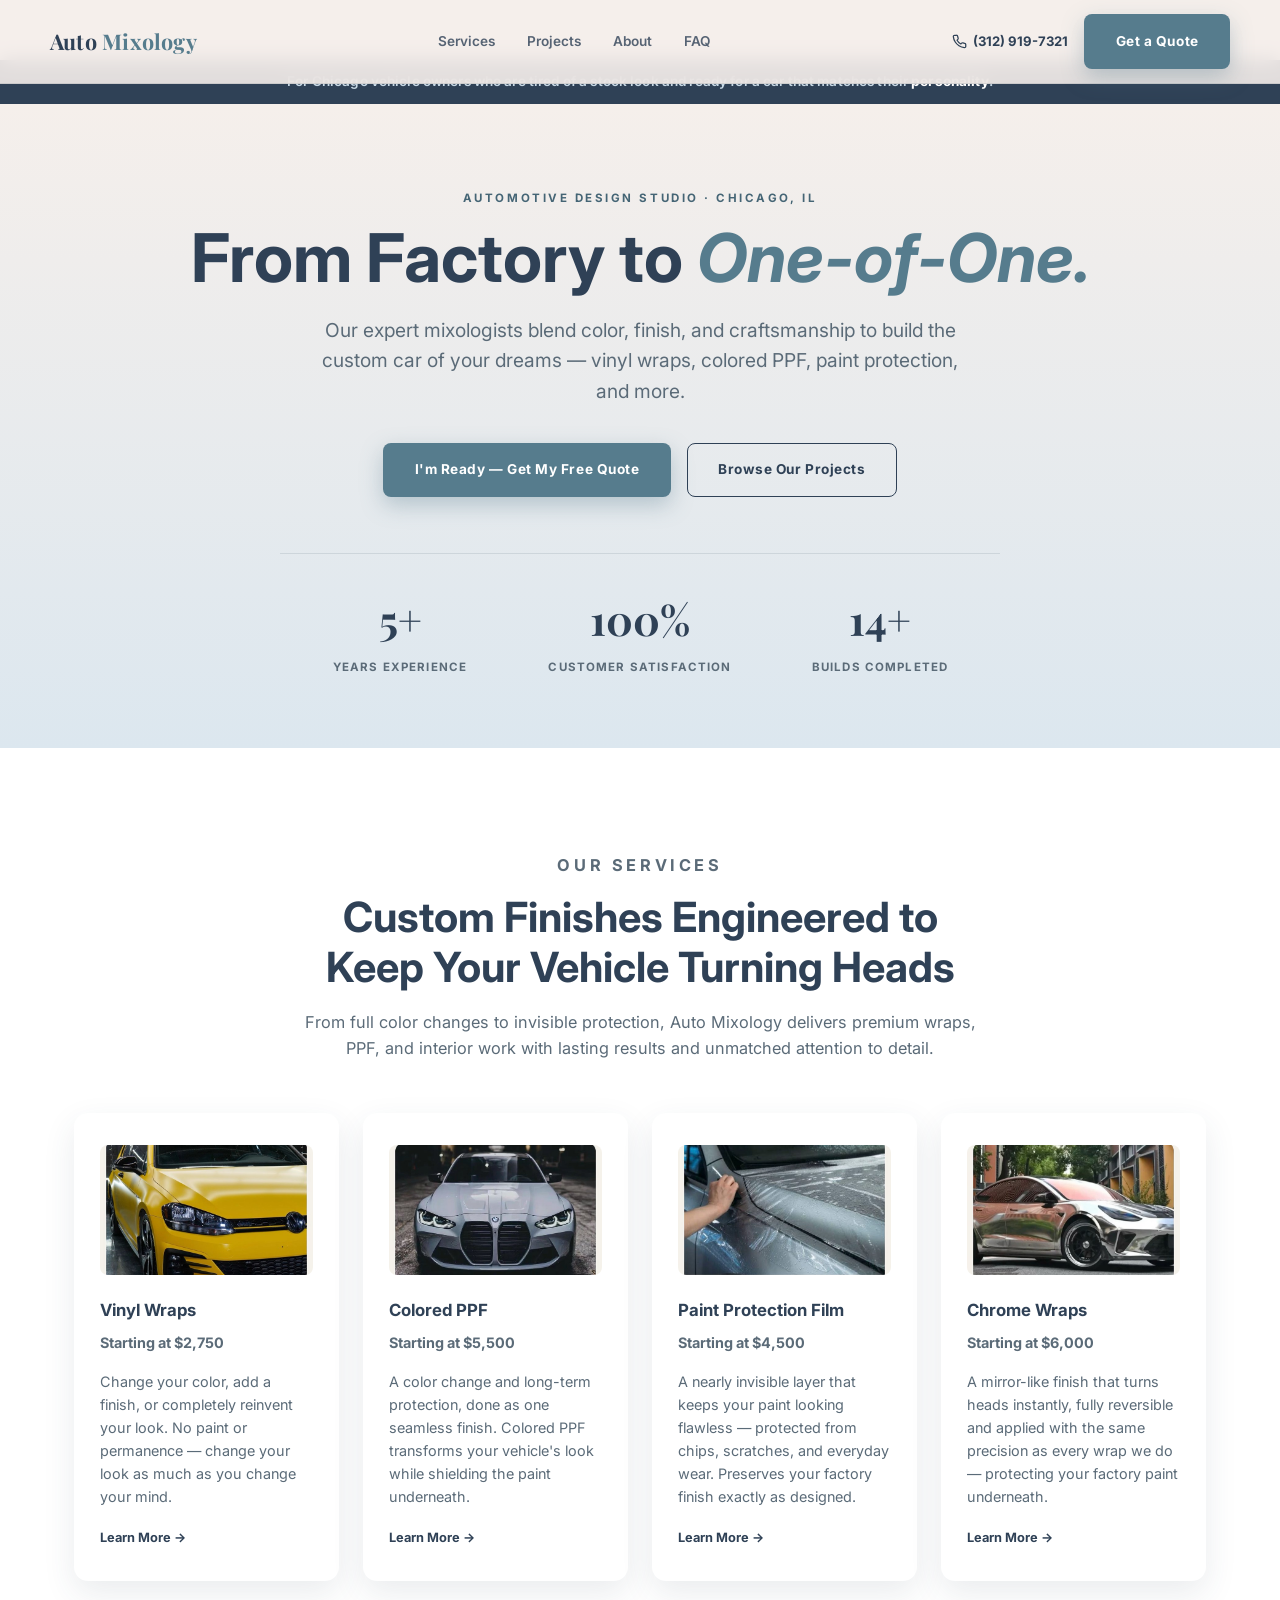
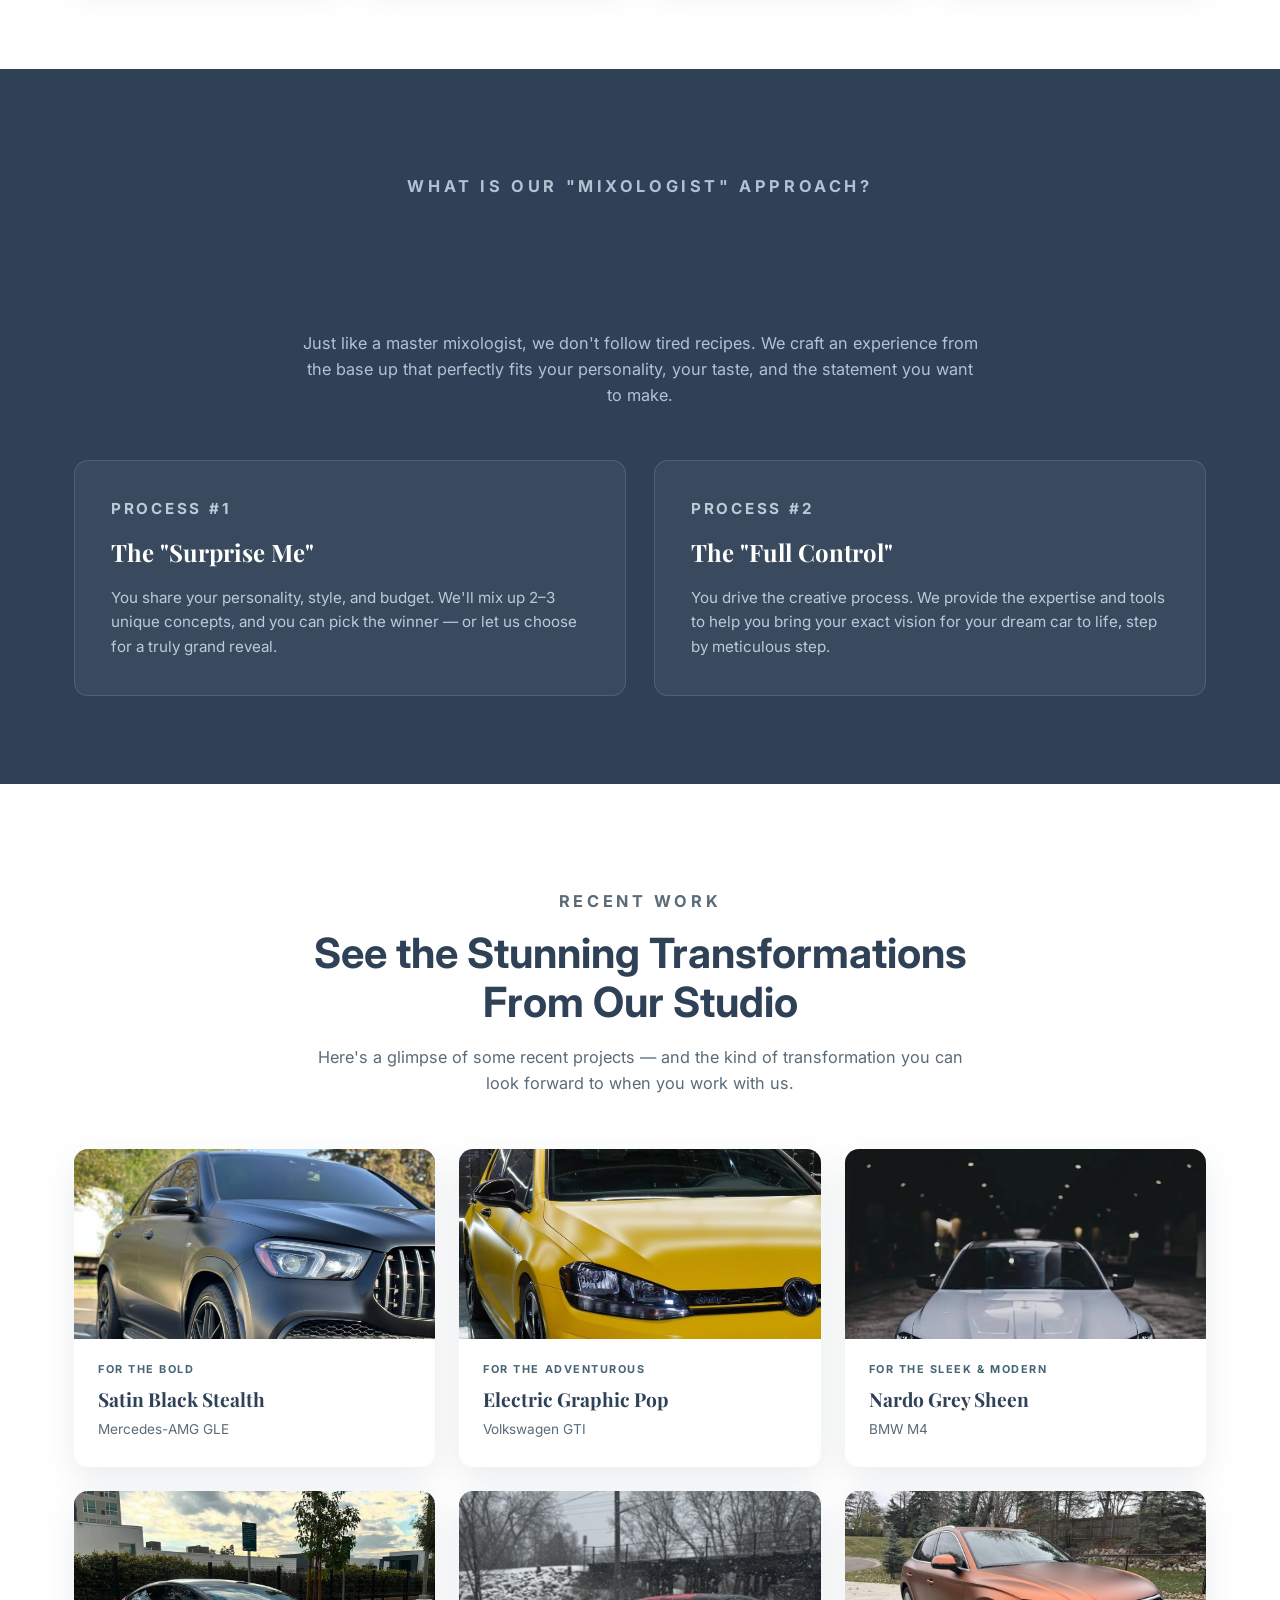
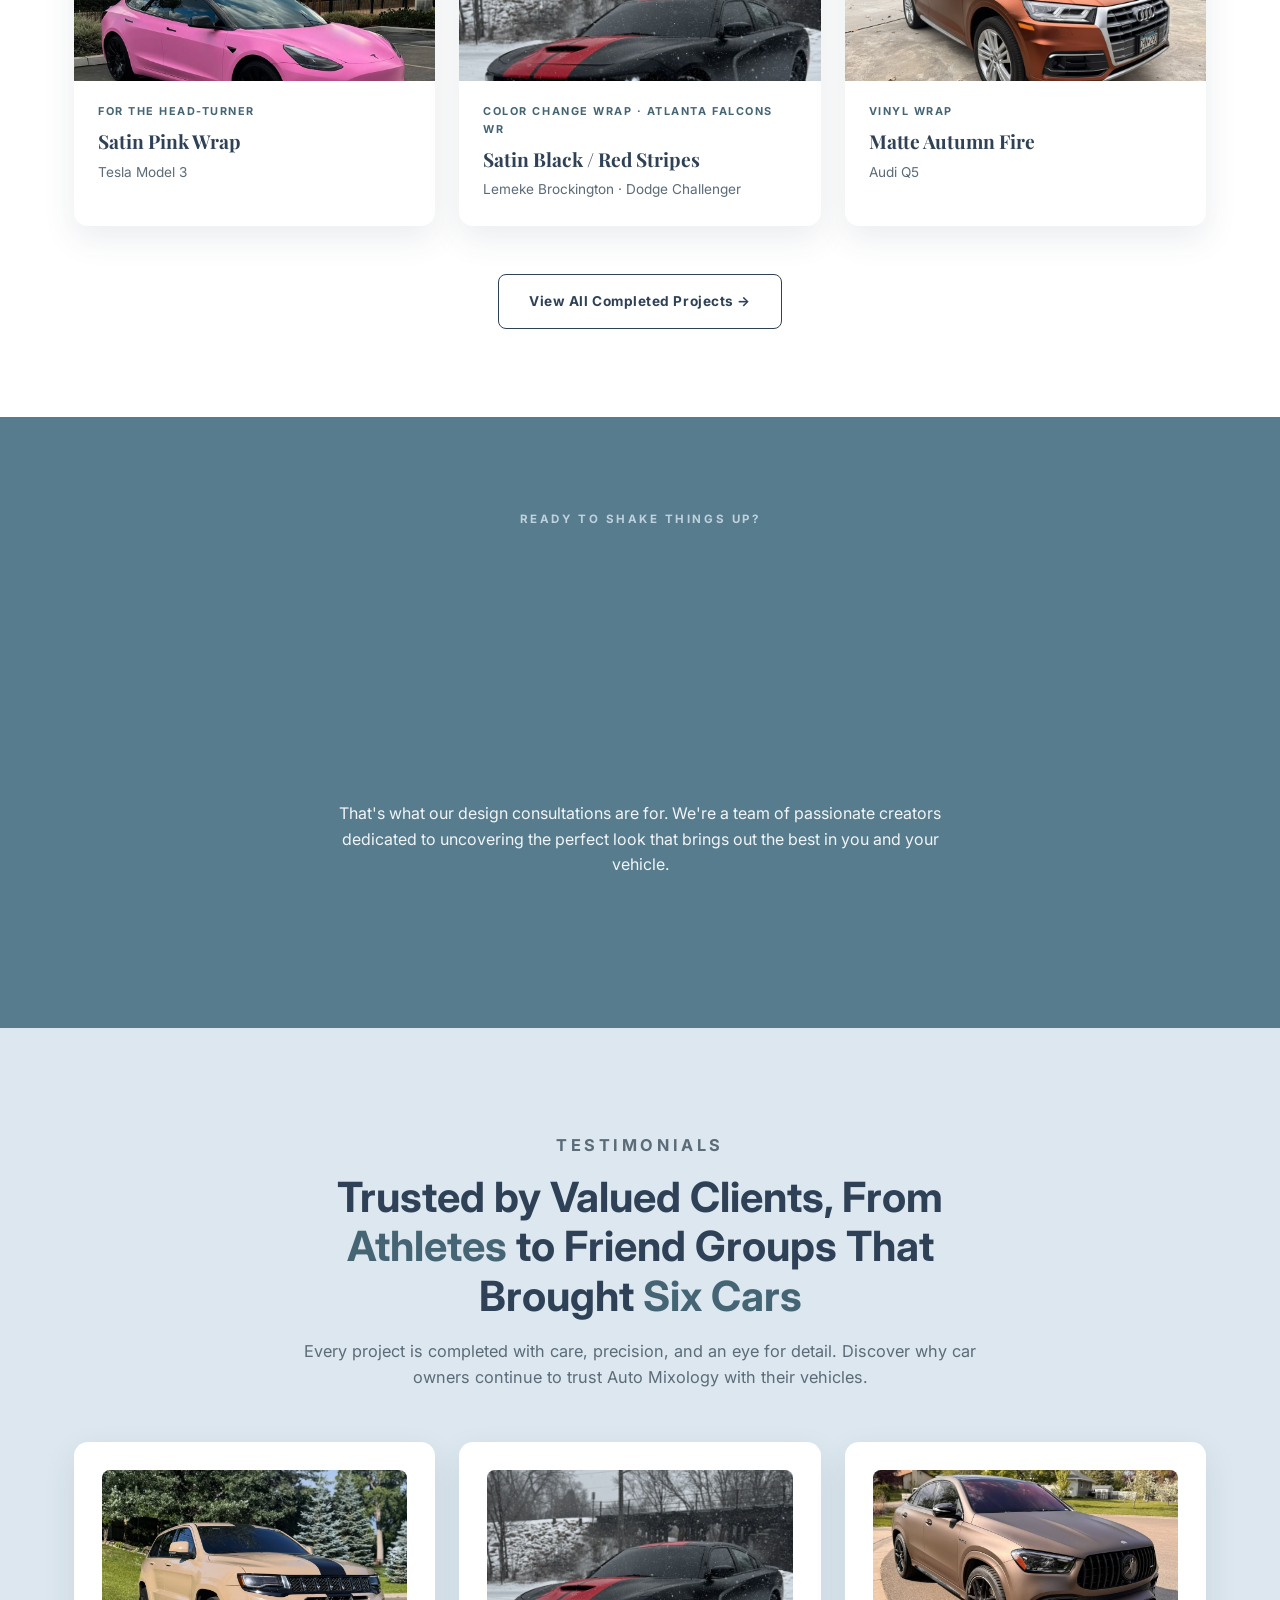
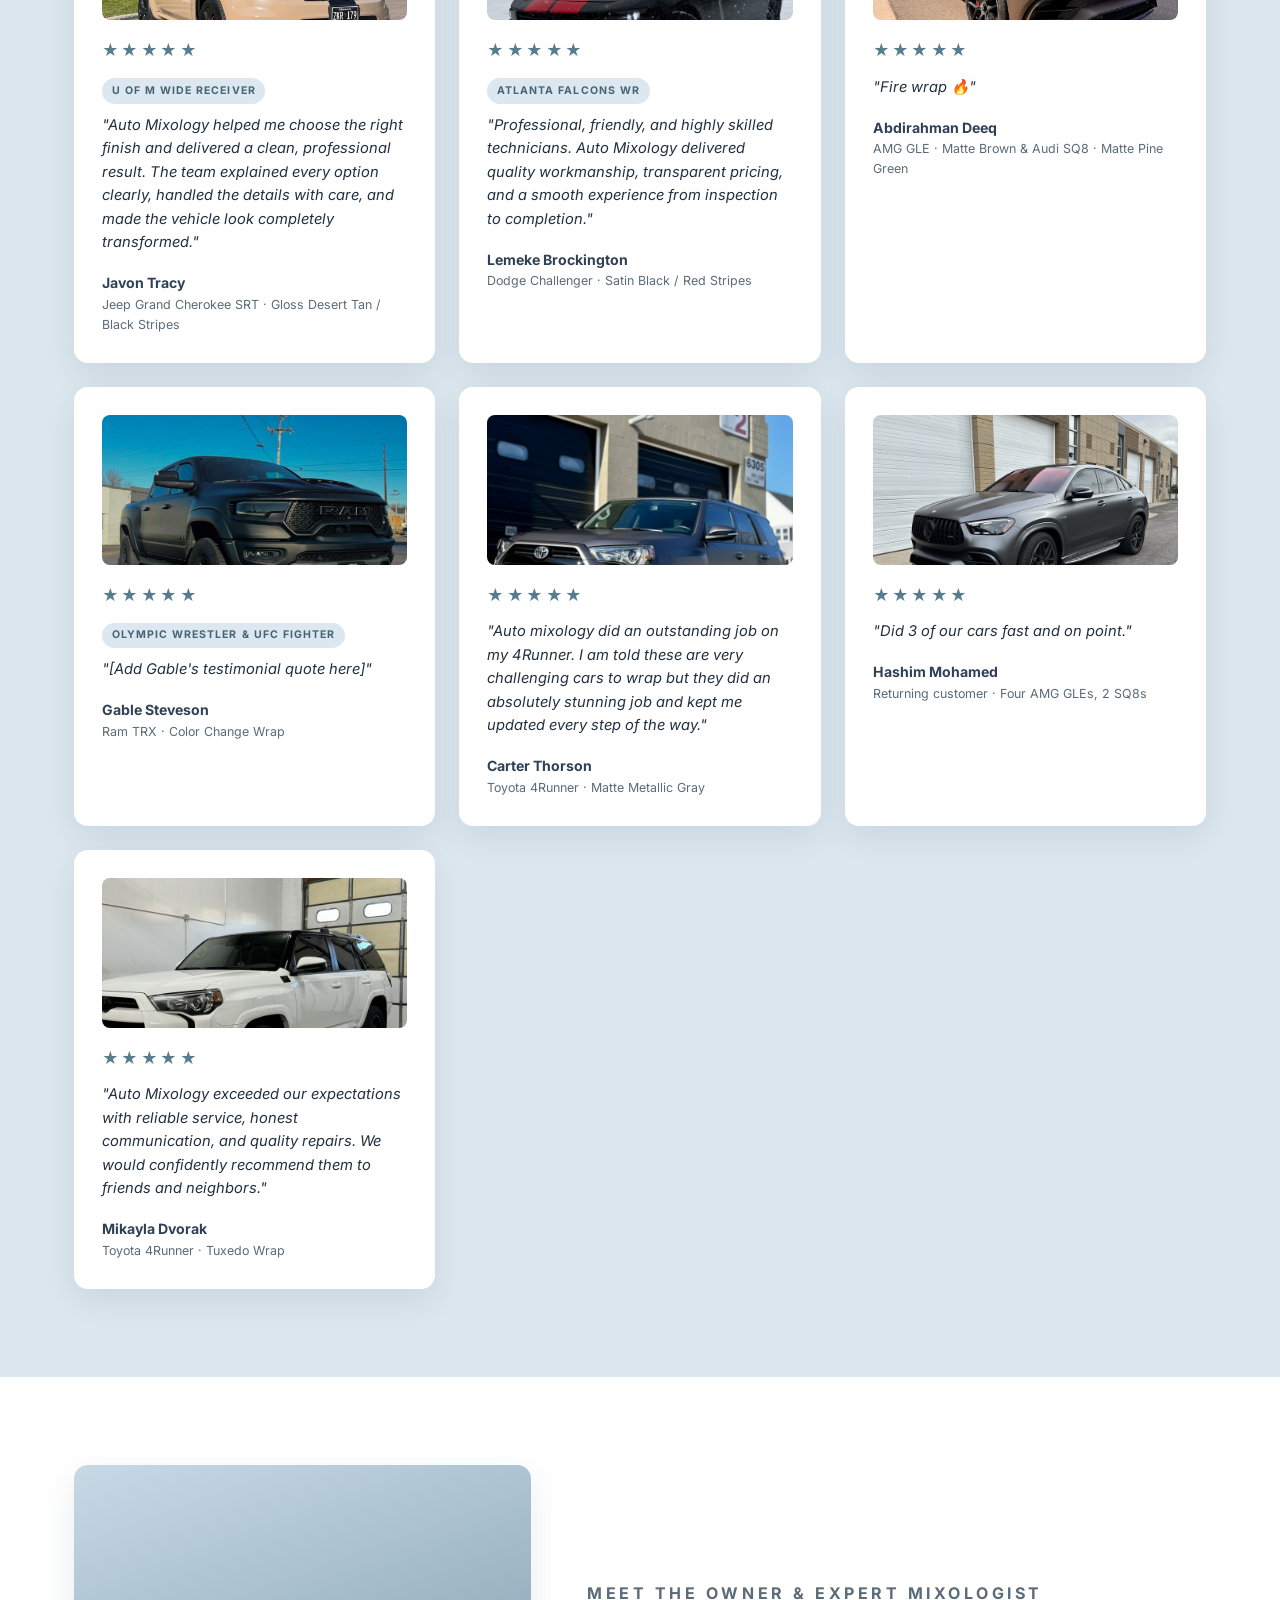
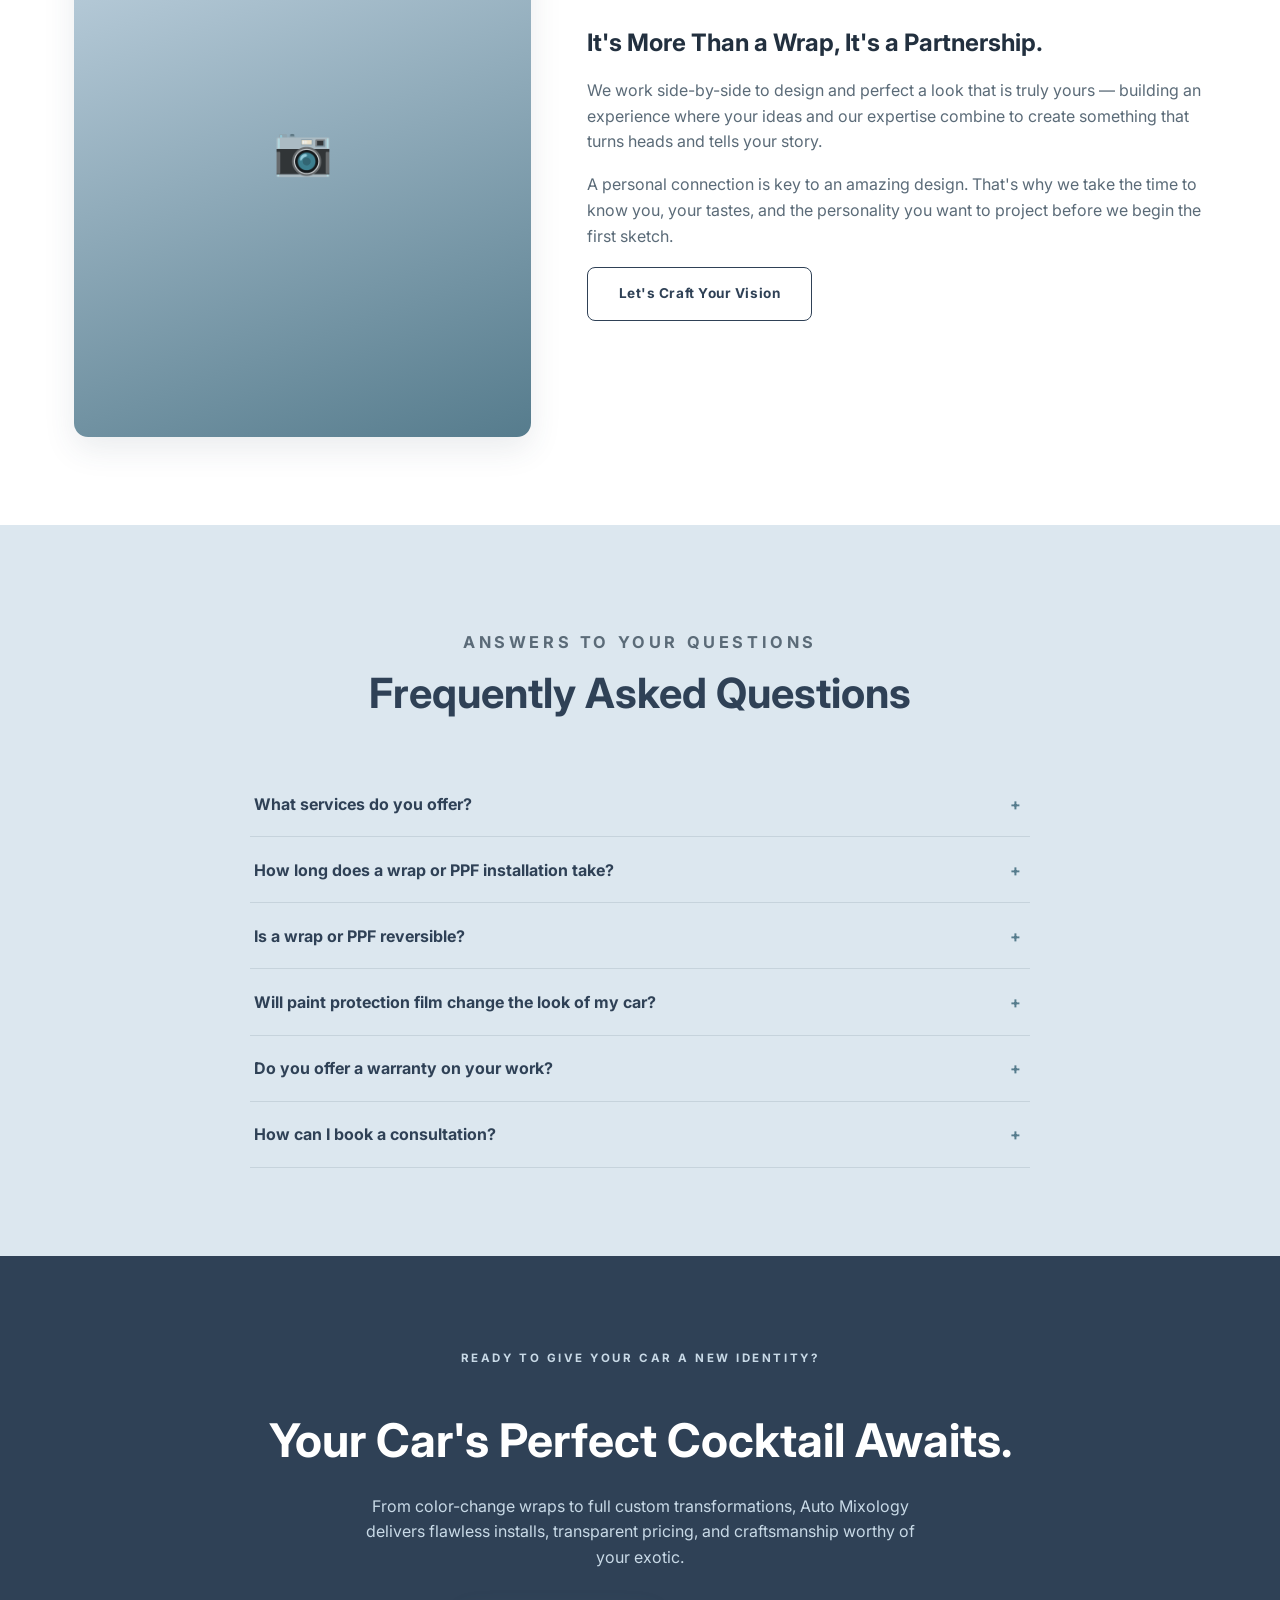
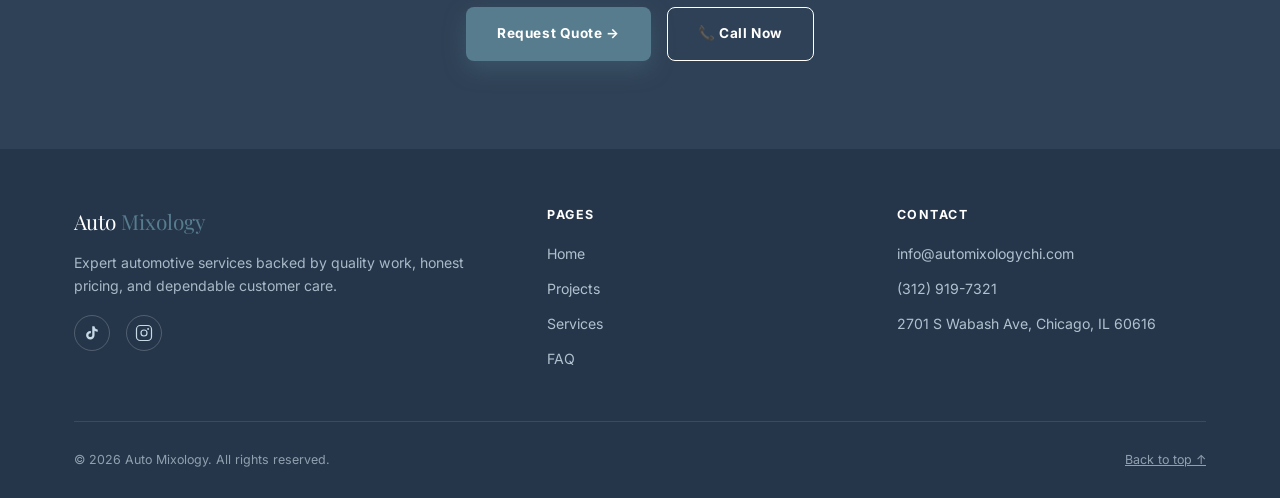
<file: index.html>
<!DOCTYPE html>
<html lang="en">
<head>
<meta charset="UTF-8" />
<meta name="viewport" content="width=device-width, initial-scale=1.0" />
<title>Auto Mixology — Automotive Design Studio | Chicago, IL</title>
<meta name="description" content="Chicago's automotive design studio. Custom vinyl wraps, colored PPF, paint protection film, and chrome wraps. From factory to one-of-one — book your free consultation." />
<link rel="preconnect" href="https://fonts.googleapis.com" />
<link rel="preconnect" href="https://fonts.gstatic.com" crossorigin />
<link href="https://fonts.googleapis.com/css2?family=Playfair+Display:ital,wght@0,600;0,700;1,600&family=Inter:wght@400;500;600;700&display=swap" rel="stylesheet" />
<link rel="stylesheet" href="assets/style.css" />
</head>
<body>

<!-- ═══════════════════════════════ NAV ═══════════════════════════════ -->
<nav class="nav" aria-label="Main navigation">
  <div class="container nav__inner">
    <a href="#top" class="nav__logo">Auto <span>Mixology</span></a>
    <div class="nav__links">
      <a href="#services">Services</a>
      <a href="#projects">Projects</a>
      <a href="#about">About</a>
      <a href="#faq">FAQ</a>
    </div>
    <div class="nav__actions">
      <a href="tel:+13129197321" class="nav__phone">
        <svg width="15" height="15" viewBox="0 0 24 24" fill="none" stroke="currentColor" stroke-width="2" stroke-linecap="round" stroke-linejoin="round"><path d="M22 16.92v3a2 2 0 0 1-2.18 2 19.79 19.79 0 0 1-8.63-3.07 19.5 19.5 0 0 1-6-6 19.79 19.79 0 0 1-3.07-8.67A2 2 0 0 1 4.11 2h3a2 2 0 0 1 2 1.72c.127.96.361 1.903.7 2.81a2 2 0 0 1-.45 2.11L8.09 9.91a16 16 0 0 0 6 6l1.27-1.27a2 2 0 0 1 2.11-.45c.907.339 1.85.573 2.81.7A2 2 0 0 1 22 16.92z"/></svg>
        <span>(312) 919-7321</span>
      </a>
      <a href="https://tally.so/r/Bz9Z1N" data-tally-open="Bz9Z1N" data-tally-layout="modal" data-tally-width="500" class="btn btn-primary">Get a Quote</a>
      <button class="nav__toggle" aria-label="Toggle menu">
        <svg width="24" height="24" viewBox="0 0 24 24" fill="none" stroke="currentColor" stroke-width="2" stroke-linecap="round"><line x1="3" y1="6" x2="21" y2="6"/><line x1="3" y1="12" x2="21" y2="12"/><line x1="3" y1="18" x2="21" y2="18"/></svg>
      </button>
    </div>
  </div>
  <div class="mobile-menu">
    <a href="#services">Services</a>
    <a href="#projects">Projects</a>
    <a href="#about">About</a>
    <a href="#faq">FAQ</a>
    <a href="tel:+13129197321">(312) 919-7321</a>
    <a href="https://tally.so/r/Bz9Z1N" data-tally-open="Bz9Z1N" data-tally-layout="modal" data-tally-width="500" class="btn btn-primary btn-block">Get a Quote</a>
  </div>
</nav>

<!-- ═══════════════════════════════ TOP STRIP ═══════════════════════════════ -->
<div id="top" class="top-strip">
  For Chicago vehicle owners who are tired of a stock look and ready for a car that matches their <strong>personality</strong>.
</div>

<!-- ═══════════════════════════════ HERO ═══════════════════════════════ -->
<header class="hero">
  <div class="container hero__inner">
    <p class="eyebrow">Automotive Design Studio · Chicago, IL</p>
    <h1>From Factory to <em>One-of-One.</em></h1>
    <p class="hero__sub">Our expert mixologists blend color, finish, and craftsmanship to build the custom car of your dreams — vinyl wraps, colored PPF, paint protection, and more.</p>
    <div class="hero__actions">
      <a href="https://tally.so/r/Bz9Z1N" data-tally-open="Bz9Z1N" data-tally-layout="modal" data-tally-width="500" class="btn btn-primary">I'm Ready — Get My Free Quote</a>
      <a href="#projects" class="btn btn-outline">Browse Our Projects</a>
    </div>
    <div class="stats">
      <div class="stat">
        <div class="stat__num" data-count="5" data-suffix="+">0+</div>
        <div class="stat__label">Years Experience</div>
      </div>
      <div class="stat">
        <div class="stat__num" data-count="100" data-suffix="%">0%</div>
        <div class="stat__label">Customer Satisfaction</div>
      </div>
      <div class="stat">
        <div class="stat__num" data-count="14" data-suffix="+">0+</div>
        <div class="stat__label">Builds Completed</div>
      </div>
    </div>
  </div>
</header>

<!-- ═══════════════════════════════ SERVICES ═══════════════════════════════ -->
<section id="services" class="bg-white">
  <div class="container">
    <div class="section-head fade-up">
      <p class="eyebrow">Our Services</p>
      <h2>Custom Finishes Engineered to Keep Your Vehicle Turning Heads</h2>
      <p>From full color changes to invisible protection, Auto Mixology delivers premium wraps, PPF, and interior work with lasting results and unmatched attention to detail.</p>
    </div>

    <div class="services__grid">
      <div class="service-card fade-up">
        <div class="service-card__swatch"><img src="images/svc-vinyl-wraps.jpg" alt="Satin yellow vinyl wrap on a Volkswagen GTI" loading="lazy" /></div>
        <h3>Vinyl Wraps</h3>
        <p class="service-card__price">Starting at $2,750</p>
        <p>Change your color, add a finish, or completely reinvent your look. No paint or permanence — change your look as much as you change your mind.</p>
        <a href="https://tally.so/r/Bz9Z1N" data-tally-open="Bz9Z1N" data-tally-layout="modal" data-tally-width="500">Learn More →</a>
      </div>

      <div class="service-card fade-up">
        <div class="service-card__swatch"><img src="images/svc-colored-ppf.jpg" alt="Colored paint protection film on a BMW M4" loading="lazy" /></div>
        <h3>Colored PPF</h3>
        <p class="service-card__price">Starting at $5,500</p>
        <p>A color change and long-term protection, done as one seamless finish. Colored PPF transforms your vehicle's look while shielding the paint underneath.</p>
        <a href="https://tally.so/r/Bz9Z1N" data-tally-open="Bz9Z1N" data-tally-layout="modal" data-tally-width="500">Learn More →</a>
      </div>

      <div class="service-card fade-up">
        <div class="service-card__swatch"><img src="images/svc-paint-protection-film.jpg" alt="Clear paint protection film being installed on a vehicle" loading="lazy" /></div>
        <h3>Paint Protection Film</h3>
        <p class="service-card__price">Starting at $4,500</p>
        <p>A nearly invisible layer that keeps your paint looking flawless — protected from chips, scratches, and everyday wear. Preserves your factory finish exactly as designed.</p>
        <a href="https://tally.so/r/Bz9Z1N" data-tally-open="Bz9Z1N" data-tally-layout="modal" data-tally-width="500">Learn More →</a>
      </div>

      <div class="service-card fade-up">
        <div class="service-card__swatch"><img src="images/svc-chrome-wraps.jpg" alt="Chrome wrap finish on a Tesla" loading="lazy" /></div>
        <h3>Chrome Wraps</h3>
        <p class="service-card__price">Starting at $6,000</p>
        <p>A mirror-like finish that turns heads instantly, fully reversible and applied with the same precision as every wrap we do — protecting your factory paint underneath.</p>
        <a href="https://tally.so/r/Bz9Z1N" data-tally-open="Bz9Z1N" data-tally-layout="modal" data-tally-width="500">Learn More →</a>
      </div>
    </div>
  </div>
</section>

<!-- ═══════════════════════════════ MIXOLOGIST APPROACH ═══════════════════════════════ -->
<section class="approach">
  <div class="container">
    <div class="section-head fade-up">
      <p class="eyebrow eyebrow--on-dark">What Is Our "Mixologist" Approach?</p>
      <h2>We Want to Craft the Perfect Build for You.</h2>
      <p>Just like a master mixologist, we don't follow tired recipes. We craft an experience from the base up that perfectly fits your personality, your taste, and the statement you want to make.</p>
    </div>

    <div class="approach__grid">
      <div class="approach-card fade-up">
        <p class="approach-card__tag">Process #1</p>
        <h3>The "Surprise Me"</h3>
        <p>You share your personality, style, and budget. We'll mix up 2–3 unique concepts, and you can pick the winner — or let us choose for a truly grand reveal.</p>
      </div>
      <div class="approach-card fade-up">
        <p class="approach-card__tag">Process #2</p>
        <h3>The "Full Control"</h3>
        <p>You drive the creative process. We provide the expertise and tools to help you bring your exact vision for your dream car to life, step by meticulous step.</p>
      </div>
    </div>
  </div>
</section>

<!-- ═══════════════════════════════ PROJECTS SHOWCASE ═══════════════════════════════ -->
<section id="projects" class="bg-white">
  <div class="container">
    <div class="section-head fade-up">
      <p class="eyebrow">Recent Work</p>
      <h2>See the Stunning Transformations From Our Studio</h2>
      <p>Here's a glimpse of some recent projects — and the kind of transformation you can look forward to when you work with us.</p>
    </div>

    <div class="projects__grid">
      <div class="project-card fade-up">
        <div class="project-card__swatch"><img src="images/satin-black-stealth-gle.jpg" alt="Satin black stealth wrap on a Mercedes-AMG GLE" loading="lazy" /></div>
        <div class="project-card__body">
          <p class="project-card__eyebrow">For the Bold</p>
          <h3 class="project-card__title">Satin Black Stealth</h3>
          <p class="project-card__vehicle">Mercedes-AMG GLE</p>
        </div>
      </div>

      <div class="project-card fade-up">
        <div class="project-card__swatch"><img src="images/electric-graphic-pop-gti.jpg" alt="Electric yellow graphic wrap on a Volkswagen GTI" loading="lazy" /></div>
        <div class="project-card__body">
          <p class="project-card__eyebrow">For the Adventurous</p>
          <h3 class="project-card__title">Electric Graphic Pop</h3>
          <p class="project-card__vehicle">Volkswagen GTI</p>
        </div>
      </div>

      <div class="project-card fade-up">
        <div class="project-card__swatch"><img src="images/nardo-grey-sheen-bmw.jpg" alt="Nardo grey wrap on a BMW M4" loading="lazy" /></div>
        <div class="project-card__body">
          <p class="project-card__eyebrow">For the Sleek &amp; Modern</p>
          <h3 class="project-card__title">Nardo Grey Sheen</h3>
          <p class="project-card__vehicle">BMW M4</p>
        </div>
      </div>

      <div class="project-card fade-up">
        <div class="project-card__swatch"><img src="images/satin-pink-tesla.jpg" alt="Satin pink wrap on a Tesla Model 3" loading="lazy" /></div>
        <div class="project-card__body">
          <p class="project-card__eyebrow">For the Head-Turner</p>
          <h3 class="project-card__title">Satin Pink Wrap</h3>
          <p class="project-card__vehicle">Tesla Model 3</p>
        </div>
      </div>

      <div class="project-card fade-up">
        <div class="project-card__swatch"><img src="images/lemeke-challenger.jpg" alt="Satin black wrap with red stripes on a Dodge Challenger" loading="lazy" /></div>
        <div class="project-card__body">
          <p class="project-card__eyebrow">Color Change Wrap · Atlanta Falcons WR</p>
          <h3 class="project-card__title">Satin Black / Red Stripes</h3>
          <p class="project-card__vehicle">Lemeke Brockington · Dodge Challenger</p>
        </div>
      </div>

      <div class="project-card fade-up">
        <div class="project-card__swatch"><img src="images/matte-autumn-fire-q5.jpg" alt="Matte copper wrap on an Audi Q5" loading="lazy" /></div>
        <div class="project-card__body">
          <p class="project-card__eyebrow">Vinyl Wrap</p>
          <h3 class="project-card__title">Matte Autumn Fire</h3>
          <p class="project-card__vehicle">Audi Q5</p>
        </div>
      </div>
    </div>

    <div class="projects__cta fade-up">
      <a href="projects.html" class="btn btn-outline">View All Completed Projects →</a>
    </div>
  </div>
</section>

<!-- ═══════════════════════════════ MID CTA ═══════════════════════════════ -->
<section class="mid-cta">
  <div class="container">
    <p class="eyebrow">Ready to Shake Things Up?</p>
    <h2 class="fade-up">Even If You Don't Know Exactly What Your "Dream Car" Looks Like… It's OK.</h2>
    <p class="fade-up">That's what our design consultations are for. We're a team of passionate creators dedicated to uncovering the perfect look that brings out the best in you and your vehicle.</p>
    <a href="https://tally.so/r/Bz9Z1N" data-tally-open="Bz9Z1N" data-tally-layout="modal" data-tally-width="500" class="btn btn-outline--light fade-up">Start My Design Consultation</a>
  </div>
</section>

<!-- ═══════════════════════════════ TESTIMONIALS ═══════════════════════════════ -->
<section class="bg-sky">
  <div class="container">
    <div class="section-head fade-up">
      <p class="eyebrow">Testimonials</p>
      <h2>Trusted by Valued Clients, From <em style="font-style:normal;color:var(--teal-dark);">Athletes</em> to Friend Groups That Brought <em style="font-style:normal;color:var(--teal-dark);">Six Cars</em></h2>
      <p>Every project is completed with care, precision, and an eye for detail. Discover why car owners continue to trust Auto Mixology with their vehicles.</p>
    </div>

    <div class="testimonials__grid">
      <div class="testimonial-card fade-up">
        <div class="testimonial-card__photo"><img src="images/javon-jeep-srt.jpg" alt="Javon Tracy's Jeep Grand Cherokee SRT, gloss desert tan with black stripes" loading="lazy" /></div>
        <div class="testimonial-card__stars">★★★★★</div>
        <span class="testimonial-card__badge">U of M Wide Receiver</span>
        <p class="quote">"Auto Mixology helped me choose the right finish and delivered a clean, professional result. The team explained every option clearly, handled the details with care, and made the vehicle look completely transformed."</p>
        <p class="testimonial-card__name">Javon Tracy</p>
        <p class="testimonial-card__vehicle">Jeep Grand Cherokee SRT · Gloss Desert Tan / Black Stripes</p>
      </div>
      <div class="testimonial-card fade-up">
        <div class="testimonial-card__photo"><img src="images/lemeke-challenger.jpg" alt="Lemeke Brockington's Dodge Challenger, satin black with red stripes" loading="lazy" /></div>
        <div class="testimonial-card__stars">★★★★★</div>
        <span class="testimonial-card__badge">Atlanta Falcons WR</span>
        <p class="quote">"Professional, friendly, and highly skilled technicians. Auto Mixology delivered quality workmanship, transparent pricing, and a smooth experience from inspection to completion."</p>
        <p class="testimonial-card__name">Lemeke Brockington</p>
        <p class="testimonial-card__vehicle">Dodge Challenger · Satin Black / Red Stripes</p>
      </div>
      <div class="testimonial-card fade-up">
        <div class="testimonial-card__photo"><img src="images/abdirahman-deeq-gle-sq8.jpg" alt="Abdirahman Deeq's AMG GLE and Audi SQ8" loading="lazy" /></div>
        <div class="testimonial-card__stars">★★★★★</div>
        <p class="quote">"Fire wrap 🔥"</p>
        <p class="testimonial-card__name">Abdirahman Deeq</p>
        <p class="testimonial-card__vehicle">AMG GLE · Matte Brown &amp; Audi SQ8 · Matte Pine Green</p>
      </div>
      <div class="testimonial-card fade-up">
        <div class="testimonial-card__photo"><img src="images/gable-ram-trx.jpg" alt="Gable Steveson's Ram TRX color change wrap" loading="lazy" /></div>
        <div class="testimonial-card__stars">★★★★★</div>
        <span class="testimonial-card__badge">Olympic Wrestler &amp; UFC Fighter</span>
        <p class="quote">"[Add Gable's testimonial quote here]"</p>
        <p class="testimonial-card__name">Gable Steveson</p>
        <p class="testimonial-card__vehicle">Ram TRX · Color Change Wrap</p>
      </div>
      <div class="testimonial-card fade-up">
        <div class="testimonial-card__photo"><img src="images/metallic-gray-4runner.jpg" alt="Carter Thorson's Toyota 4Runner, matte metallic gray" loading="lazy" /></div>
        <div class="testimonial-card__stars">★★★★★</div>
        <p class="quote">"Auto mixology did an outstanding job on my 4Runner. I am told these are very challenging cars to wrap but they did an absolutely stunning job and kept me updated every step of the way."</p>
        <p class="testimonial-card__name">Carter Thorson</p>
        <p class="testimonial-card__vehicle">Toyota 4Runner · Matte Metallic Gray</p>
      </div>
      <div class="testimonial-card fade-up">
        <div class="testimonial-card__photo"><img src="images/hashim-mohamed-gle.jpg" alt="Hashim Mohamed's Mercedes-AMG GLE" loading="lazy" /></div>
        <div class="testimonial-card__stars">★★★★★</div>
        <p class="quote">"Did 3 of our cars fast and on point."</p>
        <p class="testimonial-card__name">Hashim Mohamed</p>
        <p class="testimonial-card__vehicle">Returning customer · Four AMG GLEs, 2 SQ8s</p>
      </div>
      <div class="testimonial-card fade-up">
        <div class="testimonial-card__photo"><img src="images/tuxedo-wrap-4runner.jpg" alt="Mikayla Dvorak's Toyota 4Runner tuxedo wrap" loading="lazy" /></div>
        <div class="testimonial-card__stars">★★★★★</div>
        <p class="quote">"Auto Mixology exceeded our expectations with reliable service, honest communication, and quality repairs. We would confidently recommend them to friends and neighbors."</p>
        <p class="testimonial-card__name">Mikayla Dvorak</p>
        <p class="testimonial-card__vehicle">Toyota 4Runner · Tuxedo Wrap</p>
      </div>
    </div>
  </div>
</section>

<!-- ═══════════════════════════════ OWNER / STORY ═══════════════════════════════ -->
<section id="about" class="bg-white">
  <div class="container owner">
    <div class="owner__photo fade-up" aria-hidden="true">📷</div>
    <div class="owner__body fade-up">
      <p class="eyebrow">Meet the Owner &amp; Expert Mixologist</p>
      <h2>It's More Than a Wrap, It's a Partnership.</h2>
      <p>We work side-by-side to design and perfect a look that is truly yours — building an experience where your ideas and our expertise combine to create something that turns heads and tells your story.</p>
      <p>A personal connection is key to an amazing design. That's why we take the time to know you, your tastes, and the personality you want to project before we begin the first sketch.</p>
      <a href="https://tally.so/r/Bz9Z1N" data-tally-open="Bz9Z1N" data-tally-layout="modal" data-tally-width="500" class="btn btn-outline">Let's Craft Your Vision</a>
    </div>
  </div>
</section>

<!-- ═══════════════════════════════ FAQ ═══════════════════════════════ -->
<section id="faq" class="bg-sky">
  <div class="container">
    <div class="section-head fade-up">
      <p class="eyebrow">Answers to Your Questions</p>
      <h2>Frequently Asked Questions</h2>
    </div>

    <div class="faq fade-up">
      <div class="faq-item">
        <button class="faq-item__q">
          What services do you offer?
          <span class="faq-item__icon">+</span>
        </button>
        <div class="faq-item__a">
          <p>We specialize in full and partial vinyl wraps, colored PPF, clear paint protection film, and chrome/color-shift wraps. Tell us your vehicle and vision during your consultation and we'll recommend the right service.</p>
        </div>
      </div>
      <div class="faq-item">
        <button class="faq-item__q">
          How long does a wrap or PPF installation take?
          <span class="faq-item__icon">+</span>
        </button>
        <div class="faq-item__a">
          <p>Timelines vary by vehicle size and scope of work. Most full wraps and PPF installs take a few days from drop-off to pickup — we'll confirm an exact timeline for your build during booking.</p>
        </div>
      </div>
      <div class="faq-item">
        <button class="faq-item__q">
          Is a wrap or PPF reversible?
          <span class="faq-item__icon">+</span>
        </button>
        <div class="faq-item__a">
          <p>Yes — vinyl wraps and PPF are designed to be removed without damaging your factory paint when properly installed and maintained, so you can always return to your original finish.</p>
        </div>
      </div>
      <div class="faq-item">
        <button class="faq-item__q">
          Will paint protection film change the look of my car?
          <span class="faq-item__icon">+</span>
        </button>
        <div class="faq-item__a">
          <p>Clear PPF preserves your factory finish exactly as it was designed. Colored PPF gives you a full color change while adding that same layer of protection.</p>
        </div>
      </div>
      <div class="faq-item">
        <button class="faq-item__q">
          Do you offer a warranty on your work?
          <span class="faq-item__icon">+</span>
        </button>
        <div class="faq-item__a">
          <p>We stand behind our installs. Ask us about the specific warranty coverage for your service during your consultation — it varies by material and package.</p>
        </div>
      </div>
      <div class="faq-item">
        <button class="faq-item__q">
          How can I book a consultation?
          <span class="faq-item__icon">+</span>
        </button>
        <div class="faq-item__a">
          <p>Tap "Get a Quote" anywhere on this page to fill out a short form, or call us directly at (312) 919-7321. We'll follow up to lock in your design consultation.</p>
        </div>
      </div>
    </div>
  </div>
</section>

<!-- ═══════════════════════════════ FINAL CTA ═══════════════════════════════ -->
<section class="final-cta">
  <div class="container">
    <p class="eyebrow eyebrow--on-dark fade-up">Ready to Give Your Car a New Identity?</p>
    <h2 class="fade-up">Your Car's Perfect Cocktail Awaits.</h2>
    <p class="fade-up">From color-change wraps to full custom transformations, Auto Mixology delivers flawless installs, transparent pricing, and craftsmanship worthy of your exotic.</p>
    <div class="final-cta__actions fade-up">
      <a href="https://tally.so/r/Bz9Z1N" data-tally-open="Bz9Z1N" data-tally-layout="modal" data-tally-width="500" class="btn btn-primary">Request Quote →</a>
      <a href="tel:+13129197321" class="btn btn-outline--light">📞 Call Now</a>
    </div>
  </div>
</section>

<!-- ═══════════════════════════════ FOOTER ═══════════════════════════════ -->
<footer class="footer">
  <div class="container">
    <div class="footer__grid">
      <div>
        <div class="footer__logo">Auto <span>Mixology</span></div>
        <p>Expert automotive services backed by quality work, honest pricing, and dependable customer care.</p>
        <div class="footer__social">
          <a href="#" aria-label="Auto Mixology on TikTok">
            <svg width="16" height="18" viewBox="0 0 24 24" fill="currentColor"><path d="M19.59 6.69a4.83 4.83 0 01-3.77-4.25V2h-3.45v13.67a2.89 2.89 0 01-2.88 2.5 2.89 2.89 0 01-2.89-2.89 2.89 2.89 0 012.89-2.89c.28 0 .54.04.79.1V9.01a6.32 6.32 0 00-.79-.05 6.34 6.34 0 00-6.34 6.34 6.34 6.34 0 006.34 6.34 6.34 6.34 0 006.33-6.34V8.69a8.18 8.18 0 004.78 1.52V6.76a4.85 4.85 0 01-1.01-.07z"/></svg>
          </a>
          <a href="#" aria-label="Auto Mixology on Instagram">
            <svg width="18" height="18" viewBox="0 0 24 24" fill="none" stroke="currentColor" stroke-width="1.6" stroke-linecap="round" stroke-linejoin="round"><rect x="2" y="2" width="20" height="20" rx="5" ry="5"/><circle cx="12" cy="12" r="4"/><circle cx="17.5" cy="6.5" r="0.5" fill="currentColor"/></svg>
          </a>
        </div>
      </div>
      <div>
        <h4>Pages</h4>
        <ul>
          <li><a href="#top">Home</a></li>
          <li><a href="projects.html">Projects</a></li>
          <li><a href="#services">Services</a></li>
          <li><a href="#faq">FAQ</a></li>
        </ul>
      </div>
      <div>
        <h4>Contact</h4>
        <ul>
          <li><a href="mailto:info@automixologychi.com">info@automixologychi.com</a></li>
          <li><a href="tel:+13129197321">(312) 919-7321</a></li>
          <li><a href="https://maps.google.com/?q=2701+S+Wabash+Ave,+Chicago,+IL+60616" target="_blank" rel="noopener">2701 S Wabash Ave, Chicago, IL 60616</a></li>
        </ul>
      </div>
    </div>
    <div class="footer__bottom">
      <span>© 2026 Auto Mixology. All rights reserved.</span>
      <a href="#top">Back to top ↑</a>
    </div>
  </div>
</footer>

<script async src="https://tally.so/widgets/embed.js"></script>
<script src="assets/script.js"></script>
</body>
</html>
</file>
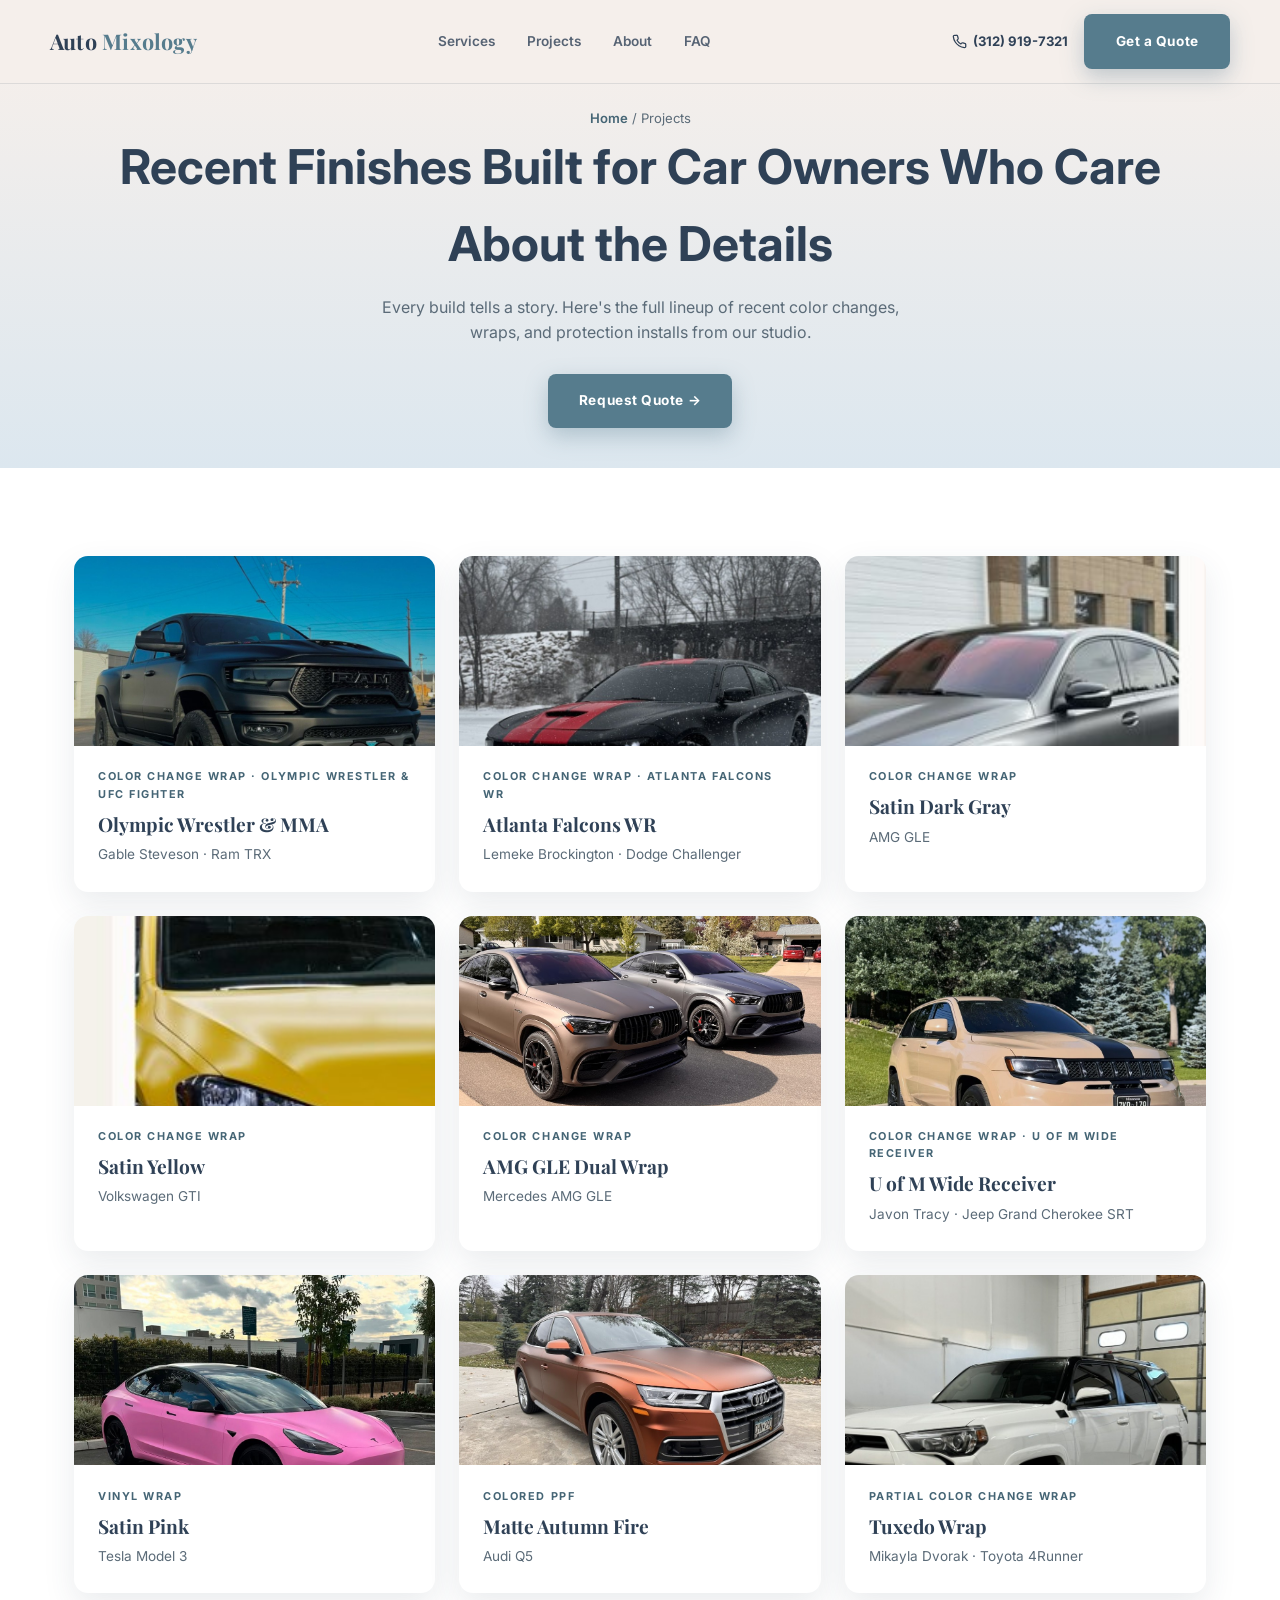
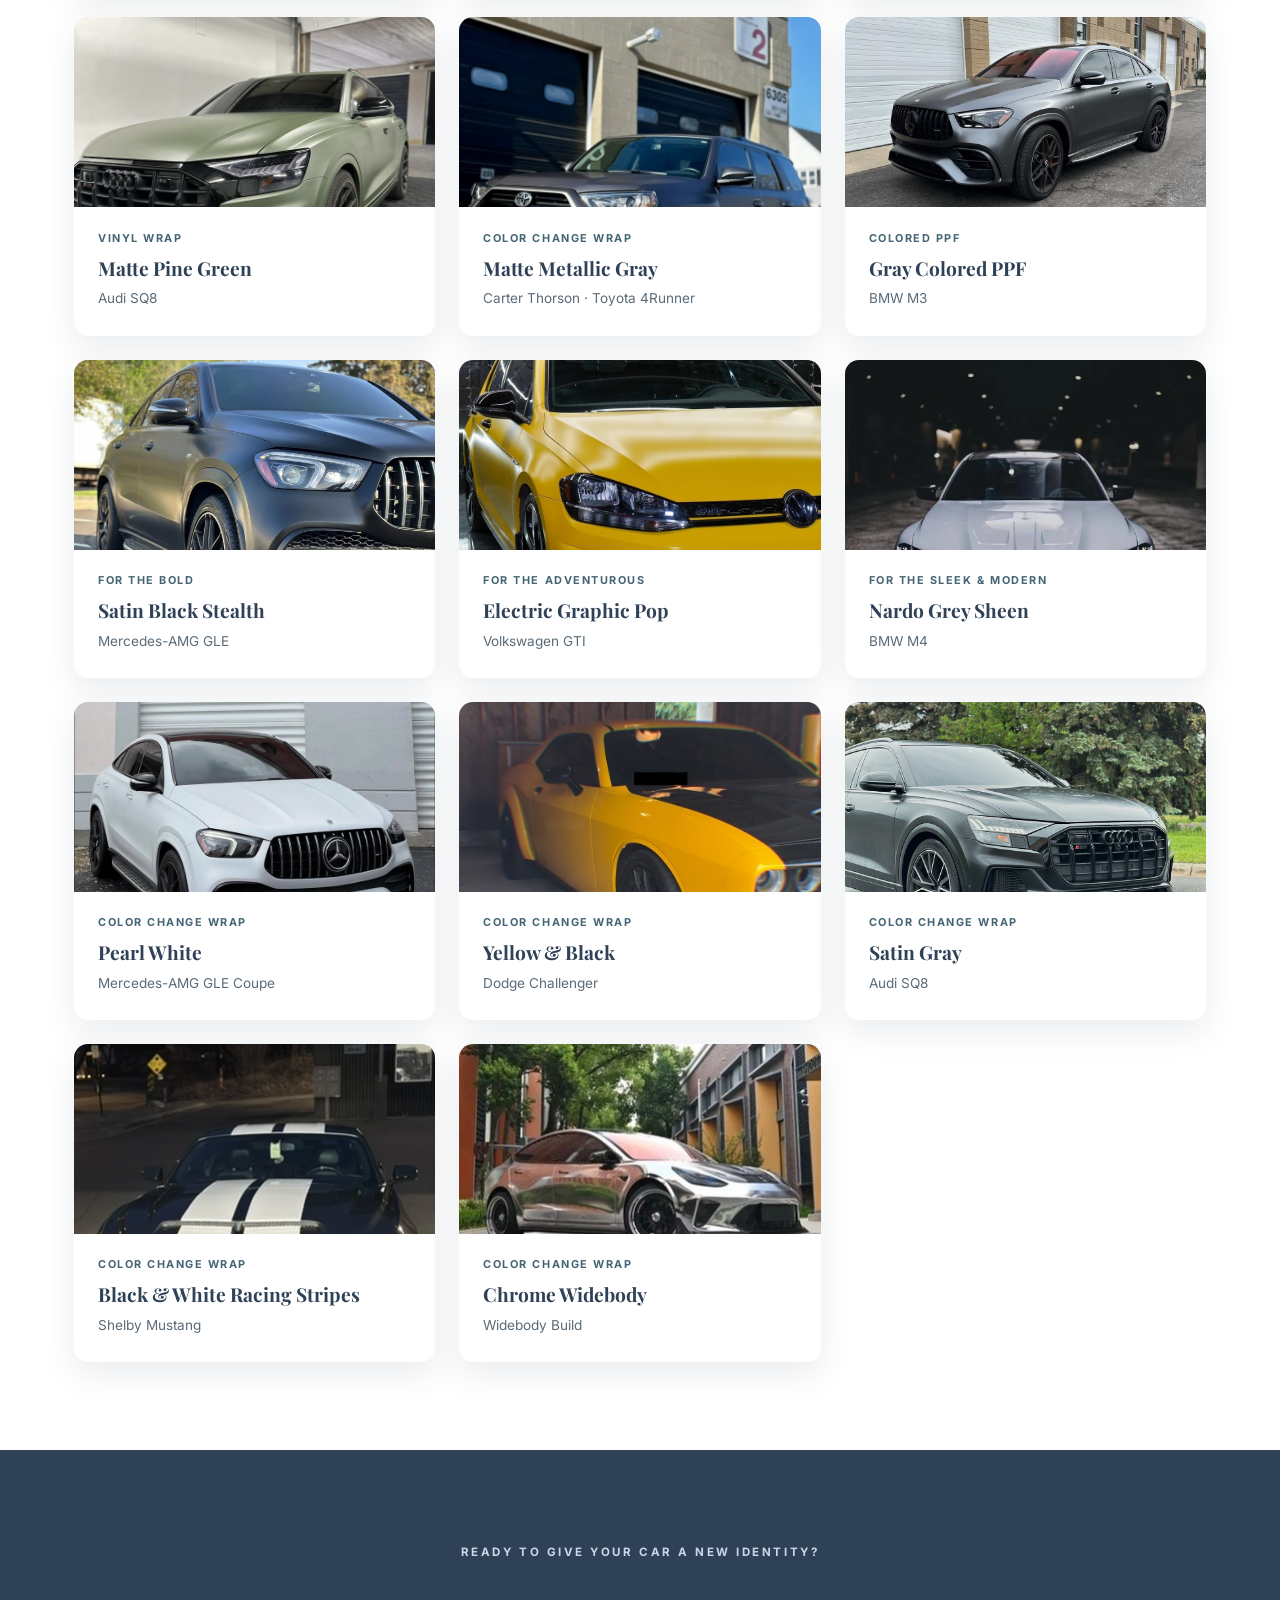
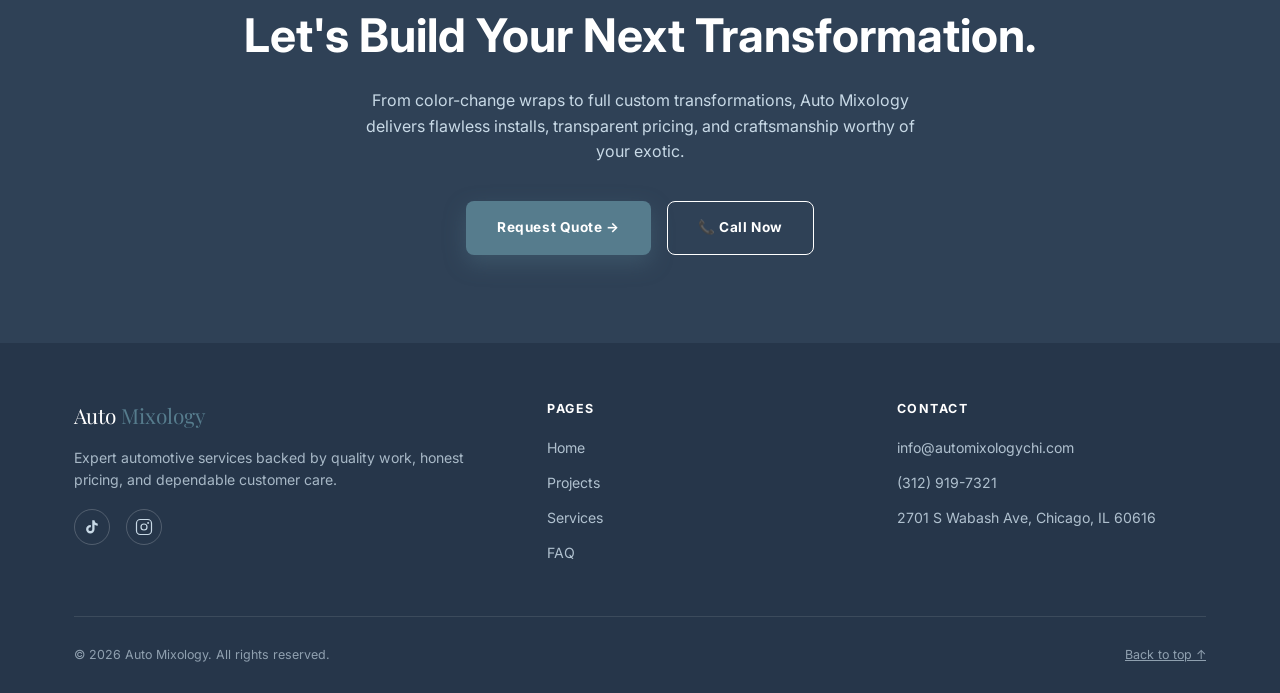
<file: projects.html>
<!DOCTYPE html>
<html lang="en">
<head>
<meta charset="UTF-8" />
<meta name="viewport" content="width=device-width, initial-scale=1.0" />
<title>Completed Projects — Auto Mixology | Chicago, IL</title>
<meta name="description" content="Browse Auto Mixology's completed vehicle transformations — vinyl wraps, colored PPF, chrome wraps, and paint protection film in Chicago, IL." />
<link rel="preconnect" href="https://fonts.googleapis.com" />
<link rel="preconnect" href="https://fonts.gstatic.com" crossorigin />
<link href="https://fonts.googleapis.com/css2?family=Playfair+Display:ital,wght@0,600;0,700;1,600&family=Inter:wght@400;500;600;700&display=swap" rel="stylesheet" />
<link rel="stylesheet" href="assets/style.css" />
</head>
<body>

<!-- ═══════════════════════════════ NAV ═══════════════════════════════ -->
<nav class="nav" aria-label="Main navigation">
  <div class="container nav__inner">
    <a href="index.html#top" class="nav__logo">Auto <span>Mixology</span></a>
    <div class="nav__links">
      <a href="index.html#services">Services</a>
      <a href="projects.html">Projects</a>
      <a href="index.html#about">About</a>
      <a href="index.html#faq">FAQ</a>
    </div>
    <div class="nav__actions">
      <a href="tel:+13129197321" class="nav__phone">
        <svg width="15" height="15" viewBox="0 0 24 24" fill="none" stroke="currentColor" stroke-width="2" stroke-linecap="round" stroke-linejoin="round"><path d="M22 16.92v3a2 2 0 0 1-2.18 2 19.79 19.79 0 0 1-8.63-3.07 19.5 19.5 0 0 1-6-6 19.79 19.79 0 0 1-3.07-8.67A2 2 0 0 1 4.11 2h3a2 2 0 0 1 2 1.72c.127.96.361 1.903.7 2.81a2 2 0 0 1-.45 2.11L8.09 9.91a16 16 0 0 0 6 6l1.27-1.27a2 2 0 0 1 2.11-.45c.907.339 1.85.573 2.81.7A2 2 0 0 1 22 16.92z"/></svg>
        <span>(312) 919-7321</span>
      </a>
      <a href="https://tally.so/r/Bz9Z1N" data-tally-open="Bz9Z1N" data-tally-layout="modal" data-tally-width="500" class="btn btn-primary">Get a Quote</a>
      <button class="nav__toggle" aria-label="Toggle menu">
        <svg width="24" height="24" viewBox="0 0 24 24" fill="none" stroke="currentColor" stroke-width="2" stroke-linecap="round"><line x1="3" y1="6" x2="21" y2="6"/><line x1="3" y1="12" x2="21" y2="12"/><line x1="3" y1="18" x2="21" y2="18"/></svg>
      </button>
    </div>
  </div>
  <div class="mobile-menu">
    <a href="index.html#services">Services</a>
    <a href="projects.html">Projects</a>
    <a href="index.html#about">About</a>
    <a href="index.html#faq">FAQ</a>
    <a href="tel:+13129197321">(312) 919-7321</a>
    <a href="https://tally.so/r/Bz9Z1N" data-tally-open="Bz9Z1N" data-tally-layout="modal" data-tally-width="500" class="btn btn-primary btn-block">Get a Quote</a>
  </div>
</nav>

<!-- ═══════════════════════════════ PAGE HEADER ═══════════════════════════════ -->
<header class="page-header">
  <div class="container">
    <p class="breadcrumb"><a href="index.html">Home</a> / Projects</p>
    <h1>Recent Finishes Built for Car Owners Who Care About the Details</h1>
    <p>Every build tells a story. Here's the full lineup of recent color changes, wraps, and protection installs from our studio.</p>
    <a href="https://tally.so/r/Bz9Z1N" data-tally-open="Bz9Z1N" data-tally-layout="modal" data-tally-width="500" class="btn btn-primary" style="margin-top:1.75rem;">Request Quote →</a>
  </div>
</header>

<!-- ═══════════════════════════════ FULL PROJECT GRID ═══════════════════════════════ -->
<section class="bg-white">
  <div class="container">
    <div class="projects__grid">

      <div class="project-card fade-up">
        <div class="project-card__swatch"><img src="images/gable-ram-trx.jpg" alt="Gable Steveson's Ram TRX color change wrap" loading="lazy" /></div>
        <div class="project-card__body">
          <p class="project-card__eyebrow">Color Change Wrap · Olympic Wrestler &amp; UFC Fighter</p>
          <h3 class="project-card__title">Olympic Wrestler &amp; MMA</h3>
          <p class="project-card__vehicle">Gable Steveson · Ram TRX</p>
        </div>
      </div>

      <div class="project-card fade-up">
        <div class="project-card__swatch"><img src="images/lemeke-challenger.jpg" alt="Satin black wrap with red stripes on Lemeke Brockington's Dodge Challenger" loading="lazy" /></div>
        <div class="project-card__body">
          <p class="project-card__eyebrow">Color Change Wrap · Atlanta Falcons WR</p>
          <h3 class="project-card__title">Atlanta Falcons WR</h3>
          <p class="project-card__vehicle">Lemeke Brockington · Dodge Challenger</p>
        </div>
      </div>

      <div class="project-card fade-up">
        <div class="project-card__swatch"><img src="images/satin-dark-gray-gle.jpg" alt="Satin dark gray wrap on a Mercedes AMG GLE" loading="lazy" /></div>
        <div class="project-card__body">
          <p class="project-card__eyebrow">Color Change Wrap</p>
          <h3 class="project-card__title">Satin Dark Gray</h3>
          <p class="project-card__vehicle">AMG GLE</p>
        </div>
      </div>

      <div class="project-card fade-up">
        <div class="project-card__swatch"><img src="images/satin-yellow-gti.jpg" alt="Satin yellow wrap on a Volkswagen GTI" loading="lazy" /></div>
        <div class="project-card__body">
          <p class="project-card__eyebrow">Color Change Wrap</p>
          <h3 class="project-card__title">Satin Yellow</h3>
          <p class="project-card__vehicle">Volkswagen GTI</p>
        </div>
      </div>

      <div class="project-card fade-up">
        <div class="project-card__swatch"><img src="images/amg-gle-dual-wrap.jpg" alt="Two Mercedes AMG GLEs with matching color change wraps" loading="lazy" /></div>
        <div class="project-card__body">
          <p class="project-card__eyebrow">Color Change Wrap</p>
          <h3 class="project-card__title">AMG GLE Dual Wrap</h3>
          <p class="project-card__vehicle">Mercedes AMG GLE</p>
        </div>
      </div>

      <div class="project-card fade-up">
        <div class="project-card__swatch"><img src="images/javon-jeep-srt.jpg" alt="Gloss desert tan wrap with black stripes on Javon Tracy's Jeep Grand Cherokee SRT" loading="lazy" /></div>
        <div class="project-card__body">
          <p class="project-card__eyebrow">Color Change Wrap · U of M Wide Receiver</p>
          <h3 class="project-card__title">U of M Wide Receiver</h3>
          <p class="project-card__vehicle">Javon Tracy · Jeep Grand Cherokee SRT</p>
        </div>
      </div>

      <div class="project-card fade-up">
        <div class="project-card__swatch"><img src="images/satin-pink-tesla.jpg" alt="Satin pink wrap on a Tesla Model 3" loading="lazy" /></div>
        <div class="project-card__body">
          <p class="project-card__eyebrow">Vinyl Wrap</p>
          <h3 class="project-card__title">Satin Pink</h3>
          <p class="project-card__vehicle">Tesla Model 3</p>
        </div>
      </div>

      <div class="project-card fade-up">
        <div class="project-card__swatch"><img src="images/matte-autumn-fire-q5.jpg" alt="Matte copper wrap on an Audi Q5" loading="lazy" /></div>
        <div class="project-card__body">
          <p class="project-card__eyebrow">Colored PPF</p>
          <h3 class="project-card__title">Matte Autumn Fire</h3>
          <p class="project-card__vehicle">Audi Q5</p>
        </div>
      </div>

      <div class="project-card fade-up">
        <div class="project-card__swatch"><img src="images/tuxedo-wrap-4runner.jpg" alt="Mikayla Dvorak's Toyota 4Runner tuxedo wrap" loading="lazy" /></div>
        <div class="project-card__body">
          <p class="project-card__eyebrow">Partial Color Change Wrap</p>
          <h3 class="project-card__title">Tuxedo Wrap</h3>
          <p class="project-card__vehicle">Mikayla Dvorak · Toyota 4Runner</p>
        </div>
      </div>

      <div class="project-card fade-up">
        <div class="project-card__swatch"><img src="images/matte-pine-green-sq8.jpg" alt="Matte pine green wrap on an Audi SQ8" loading="lazy" /></div>
        <div class="project-card__body">
          <p class="project-card__eyebrow">Vinyl Wrap</p>
          <h3 class="project-card__title">Matte Pine Green</h3>
          <p class="project-card__vehicle">Audi SQ8</p>
        </div>
      </div>

      <div class="project-card fade-up">
        <div class="project-card__swatch"><img src="images/metallic-gray-4runner.jpg" alt="Carter Thorson's Toyota 4Runner, matte metallic gray" loading="lazy" /></div>
        <div class="project-card__body">
          <p class="project-card__eyebrow">Color Change Wrap</p>
          <h3 class="project-card__title">Matte Metallic Gray</h3>
          <p class="project-card__vehicle">Carter Thorson · Toyota 4Runner</p>
        </div>
      </div>

      <div class="project-card fade-up">
        <div class="project-card__swatch"><img src="images/gray-ppf-bmw-m3.jpg" alt="Gray colored paint protection film on a BMW M3" loading="lazy" /></div>
        <div class="project-card__body">
          <p class="project-card__eyebrow">Colored PPF</p>
          <h3 class="project-card__title">Gray Colored PPF</h3>
          <p class="project-card__vehicle">BMW M3</p>
        </div>
      </div>

      <div class="project-card fade-up">
        <div class="project-card__swatch"><img src="images/satin-black-stealth-gle.jpg" alt="Satin black stealth wrap on a Mercedes-AMG GLE" loading="lazy" /></div>
        <div class="project-card__body">
          <p class="project-card__eyebrow">For the Bold</p>
          <h3 class="project-card__title">Satin Black Stealth</h3>
          <p class="project-card__vehicle">Mercedes-AMG GLE</p>
        </div>
      </div>

      <div class="project-card fade-up">
        <div class="project-card__swatch"><img src="images/electric-graphic-pop-gti.jpg" alt="Electric yellow graphic wrap on a Volkswagen GTI" loading="lazy" /></div>
        <div class="project-card__body">
          <p class="project-card__eyebrow">For the Adventurous</p>
          <h3 class="project-card__title">Electric Graphic Pop</h3>
          <p class="project-card__vehicle">Volkswagen GTI</p>
        </div>
      </div>

      <div class="project-card fade-up">
        <div class="project-card__swatch"><img src="images/nardo-grey-sheen-bmw.jpg" alt="Nardo grey wrap on a BMW M4" loading="lazy" /></div>
        <div class="project-card__body">
          <p class="project-card__eyebrow">For the Sleek &amp; Modern</p>
          <h3 class="project-card__title">Nardo Grey Sheen</h3>
          <p class="project-card__vehicle">BMW M4</p>
        </div>
      </div>

      <div class="project-card fade-up">
        <div class="project-card__swatch"><img src="images/pearl-white-gle.jpg" alt="Pearl white wrap on a Mercedes-AMG GLE Coupe" loading="lazy" /></div>
        <div class="project-card__body">
          <p class="project-card__eyebrow">Color Change Wrap</p>
          <h3 class="project-card__title">Pearl White</h3>
          <p class="project-card__vehicle">Mercedes-AMG GLE Coupe</p>
        </div>
      </div>

      <div class="project-card fade-up">
        <div class="project-card__swatch"><img src="images/yellow-black-challenger.jpg" alt="Yellow and black color change wrap on a Dodge Challenger" loading="lazy" /></div>
        <div class="project-card__body">
          <p class="project-card__eyebrow">Color Change Wrap</p>
          <h3 class="project-card__title">Yellow &amp; Black</h3>
          <p class="project-card__vehicle">Dodge Challenger</p>
        </div>
      </div>

      <div class="project-card fade-up">
        <div class="project-card__swatch"><img src="images/gray-audi-sq8.jpg" alt="Gray color change wrap on an Audi SQ8" loading="lazy" /></div>
        <div class="project-card__body">
          <p class="project-card__eyebrow">Color Change Wrap</p>
          <h3 class="project-card__title">Satin Gray</h3>
          <p class="project-card__vehicle">Audi SQ8</p>
        </div>
      </div>

      <div class="project-card fade-up">
        <div class="project-card__swatch"><img src="images/black-white-shelby-mustang.jpg" alt="Black and white color change wrap on a Shelby Mustang" loading="lazy" /></div>
        <div class="project-card__body">
          <p class="project-card__eyebrow">Color Change Wrap</p>
          <h3 class="project-card__title">Black &amp; White Racing Stripes</h3>
          <p class="project-card__vehicle">Shelby Mustang</p>
        </div>
      </div>

      <div class="project-card fade-up">
        <div class="project-card__swatch"><img src="images/chrome-widebody.jpg" alt="Chrome color change wrap on a widebody sports car" loading="lazy" /></div>
        <div class="project-card__body">
          <p class="project-card__eyebrow">Color Change Wrap</p>
          <h3 class="project-card__title">Chrome Widebody</h3>
          <p class="project-card__vehicle">Widebody Build</p>
        </div>
      </div>

    </div>
  </div>
</section>

<!-- ═══════════════════════════════ FINAL CTA ═══════════════════════════════ -->
<section class="final-cta">
  <div class="container">
    <p class="eyebrow eyebrow--on-dark fade-up">Ready to Give Your Car a New Identity?</p>
    <h2 class="fade-up">Let's Build Your Next Transformation.</h2>
    <p class="fade-up">From color-change wraps to full custom transformations, Auto Mixology delivers flawless installs, transparent pricing, and craftsmanship worthy of your exotic.</p>
    <div class="final-cta__actions fade-up">
      <a href="https://tally.so/r/Bz9Z1N" data-tally-open="Bz9Z1N" data-tally-layout="modal" data-tally-width="500" class="btn btn-primary">Request Quote →</a>
      <a href="tel:+13129197321" class="btn btn-outline--light">📞 Call Now</a>
    </div>
  </div>
</section>

<!-- ═══════════════════════════════ FOOTER ═══════════════════════════════ -->
<footer class="footer">
  <div class="container">
    <div class="footer__grid">
      <div>
        <div class="footer__logo">Auto <span>Mixology</span></div>
        <p>Expert automotive services backed by quality work, honest pricing, and dependable customer care.</p>
        <div class="footer__social">
          <a href="#" aria-label="Auto Mixology on TikTok">
            <svg width="16" height="18" viewBox="0 0 24 24" fill="currentColor"><path d="M19.59 6.69a4.83 4.83 0 01-3.77-4.25V2h-3.45v13.67a2.89 2.89 0 01-2.88 2.5 2.89 2.89 0 01-2.89-2.89 2.89 2.89 0 012.89-2.89c.28 0 .54.04.79.1V9.01a6.32 6.32 0 00-.79-.05 6.34 6.34 0 00-6.34 6.34 6.34 6.34 0 006.34 6.34 6.34 6.34 0 006.33-6.34V8.69a8.18 8.18 0 004.78 1.52V6.76a4.85 4.85 0 01-1.01-.07z"/></svg>
          </a>
          <a href="#" aria-label="Auto Mixology on Instagram">
            <svg width="18" height="18" viewBox="0 0 24 24" fill="none" stroke="currentColor" stroke-width="1.6" stroke-linecap="round" stroke-linejoin="round"><rect x="2" y="2" width="20" height="20" rx="5" ry="5"/><circle cx="12" cy="12" r="4"/><circle cx="17.5" cy="6.5" r="0.5" fill="currentColor"/></svg>
          </a>
        </div>
      </div>
      <div>
        <h4>Pages</h4>
        <ul>
          <li><a href="index.html#top">Home</a></li>
          <li><a href="projects.html">Projects</a></li>
          <li><a href="index.html#services">Services</a></li>
          <li><a href="index.html#faq">FAQ</a></li>
        </ul>
      </div>
      <div>
        <h4>Contact</h4>
        <ul>
          <li><a href="mailto:info@automixologychi.com">info@automixologychi.com</a></li>
          <li><a href="tel:+13129197321">(312) 919-7321</a></li>
          <li><a href="https://maps.google.com/?q=2701+S+Wabash+Ave,+Chicago,+IL+60616" target="_blank" rel="noopener">2701 S Wabash Ave, Chicago, IL 60616</a></li>
        </ul>
      </div>
    </div>
    <div class="footer__bottom">
      <span>© 2026 Auto Mixology. All rights reserved.</span>
      <a href="index.html#top">Back to top ↑</a>
    </div>
  </div>
</footer>

<script async src="https://tally.so/widgets/embed.js"></script>
<script src="assets/script.js"></script>
</body>
</html>
</file>
<file: assets/style.css>
/* ═══════════════════════════════════════════════════════════
   AUTO MIXOLOGY — SHARED STYLES
   Palette: Navy #2F4156 · Teal #567C8D · Beige #F5EFEB · Sky #C8D9E6
═══════════════════════════════════════════════════════════ */

:root {
  --navy:       #2F4156;
  --navy-2:     #26364A;
  --teal:       #567C8D;
  --teal-dark:  #456575;
  --beige:      #F5EFEB;
  --sky:        #C8D9E6;
  --sky-2:      #DCE7EF;
  --white:      #FFFFFF;
  --text:       #22303F;
  --text-muted: #5B6B78;
  --border:     rgba(47, 65, 86, 0.12);
  --radius:     14px;
  --radius-sm:  8px;
  --shadow:     0 12px 32px rgba(47, 65, 86, 0.10);
  --shadow-lg:  0 24px 60px rgba(47, 65, 86, 0.18);
  --transition: 0.25s ease;
}

* , *::before, *::after { box-sizing: border-box; margin: 0; padding: 0; }

html { scroll-behavior: smooth; }

body {
  background: var(--beige);
  color: var(--text);
  font-family: 'Inter', sans-serif;
  line-height: 1.6;
  overflow-x: hidden;
}

img { display: block; max-width: 100%; }
a { color: inherit; text-decoration: none; }
button { cursor: pointer; font-family: inherit; }
ul { list-style: none; }

.container {
  max-width: 1180px;
  margin: 0 auto;
  padding: 0 1.5rem;
}

.serif {
  font-family: 'Playfair Display', serif;
}

.eyebrow {
  display: inline-block;
  font-size: 0.72rem;
  font-weight: 700;
  letter-spacing: 0.22em;
  text-transform: uppercase;
  color: var(--teal-dark);
  margin-bottom: 0.9rem;
}

.eyebrow--on-dark { color: var(--sky); }

@media (prefers-reduced-motion: reduce) {
  *, *::before, *::after {
    animation-duration: 0.01ms !important;
    transition-duration: 0.01ms !important;
  }
  html { scroll-behavior: auto; }
}

/* ─── BUTTONS ──────────────────────────────────────────── */
.btn {
  display: inline-flex;
  align-items: center;
  justify-content: center;
  gap: 0.5rem;
  font-weight: 700;
  font-size: 0.85rem;
  letter-spacing: 0.04em;
  padding: 0.95rem 1.9rem;
  border-radius: var(--radius-sm);
  border: 1px solid transparent;
  transition: transform var(--transition), box-shadow var(--transition), background var(--transition), color var(--transition);
  white-space: nowrap;
}

.btn-primary {
  background: var(--teal);
  color: var(--white);
  box-shadow: 0 8px 22px rgba(86, 124, 141, 0.35);
}

.btn-primary:hover { background: var(--teal-dark); transform: translateY(-2px); box-shadow: 0 12px 28px rgba(86,124,141,0.42); }

.btn-outline {
  background: transparent;
  border-color: var(--navy);
  color: var(--navy);
}

.btn-outline:hover { background: var(--navy); color: var(--white); transform: translateY(-2px); }

.btn-outline--light {
  border-color: var(--white);
  color: var(--white);
}

.btn-outline--light:hover { background: var(--white); color: var(--navy); }

.btn-block { width: 100%; }

/* ─── NAV ──────────────────────────────────────────────── */
.nav {
  position: fixed;
  top: 0; left: 0; right: 0;
  z-index: 200;
  background: rgba(245, 239, 235, 0.9);
  backdrop-filter: blur(10px);
  -webkit-backdrop-filter: blur(10px);
  border-bottom: 1px solid var(--border);
}

.nav__inner {
  display: flex;
  align-items: center;
  justify-content: space-between;
  padding: 0.9rem 0;
}

.nav__logo {
  font-family: 'Playfair Display', serif;
  font-weight: 700;
  font-size: 1.35rem;
  color: var(--navy);
  letter-spacing: 0.01em;
}

.nav__logo span { color: var(--teal); }

.nav__links {
  display: flex;
  align-items: center;
  gap: 2rem;
}

.nav__links a:not(.btn) {
  font-size: 0.85rem;
  font-weight: 600;
  color: var(--navy);
  opacity: 0.8;
  transition: opacity var(--transition);
}

.nav__links a:not(.btn):hover { opacity: 1; }

.nav__actions {
  display: flex;
  align-items: center;
  gap: 1rem;
}

.nav__phone {
  display: flex;
  align-items: center;
  gap: 0.4rem;
  font-size: 0.82rem;
  font-weight: 700;
  color: var(--navy);
}

.nav__toggle {
  display: none;
  background: none;
  border: none;
  color: var(--navy);
}

@media (max-width: 860px) {
  .nav__links { display: none; }
  .nav__phone span { display: none; }
  .nav__toggle { display: block; }
}

.mobile-menu {
  display: none;
  flex-direction: column;
  gap: 1rem;
  padding: 1.25rem 1.5rem 1.75rem;
  background: var(--beige);
  border-bottom: 1px solid var(--border);
}

.mobile-menu.open { display: flex; }

.mobile-menu a:not(.btn) {
  font-weight: 600;
  color: var(--navy);
  font-size: 0.95rem;
}

/* ─── TOP STRIP ────────────────────────────────────────── */
.top-strip {
  background: var(--navy);
  color: var(--sky);
  text-align: center;
  font-size: 0.85rem;
  font-weight: 600;
  padding: 0.7rem 1.5rem;
  letter-spacing: 0.01em;
  margin-top: 60px;
}

.top-strip strong { color: var(--white); }

/* ─── HERO ─────────────────────────────────────────────── */
.hero {
  position: relative;
  padding: 5rem 0 4.5rem;
  background: linear-gradient(180deg, var(--beige) 0%, var(--sky-2) 100%);
  overflow: hidden;
  text-align: center;
}

.hero__inner { position: relative; z-index: 1; }

.hero h1 {
  font-size: clamp(2.3rem, 5.5vw, 4.2rem);
  font-weight: 700;
  color: var(--navy);
  line-height: 1.08;
  max-width: 900px;
  margin: 0 auto 1.25rem;
}

.hero h1 em {
  font-style: italic;
  color: var(--teal);
}

.hero__sub {
  font-size: clamp(1rem, 2vw, 1.2rem);
  color: var(--text-muted);
  max-width: 640px;
  margin: 0 auto 2.25rem;
}

.hero__actions {
  display: flex;
  align-items: center;
  justify-content: center;
  gap: 1rem;
  flex-wrap: wrap;
  margin-bottom: 3.5rem;
}

/* stats bar */
.stats {
  display: grid;
  grid-template-columns: repeat(3, 1fr);
  max-width: 720px;
  margin: 0 auto;
  border-top: 1px solid var(--border);
  padding-top: 2rem;
}

.stat { text-align: center; }

.stat__num {
  font-family: 'Playfair Display', serif;
  font-size: clamp(1.8rem, 4vw, 2.6rem);
  font-weight: 700;
  color: var(--navy);
}

.stat__label {
  font-size: 0.72rem;
  font-weight: 700;
  letter-spacing: 0.1em;
  text-transform: uppercase;
  color: var(--text-muted);
  margin-top: 0.35rem;
}

/* ─── SECTION SCAFFOLDING ──────────────────────────────── */
section { padding: 5.5rem 0; }

.section-head {
  text-align: center;
  max-width: 680px;
  margin: 0 auto 3.25rem;
}

.section-head h2 {
  font-size: clamp(1.8rem, 4vw, 2.6rem);
  color: var(--navy);
  font-weight: 700;
  line-height: 1.2;
}

.section-head p {
  color: var(--text-muted);
  margin-top: 1rem;
  font-size: 1.02rem;
}

.bg-white { background: var(--white); }
.bg-sky { background: var(--sky-2); }
.bg-navy { background: var(--navy); color: var(--sky); }
.bg-navy h2, .bg-navy h3 { color: var(--white); }

/* ─── SERVICES ─────────────────────────────────────────── */
.services__grid {
  display: grid;
  grid-template-columns: repeat(4, 1fr);
  gap: 1.5rem;
}

@media (max-width: 980px) { .services__grid { grid-template-columns: repeat(2, 1fr); } }
@media (max-width: 560px) { .services__grid { grid-template-columns: 1fr; } }

.service-card {
  background: var(--white);
  border-radius: var(--radius);
  padding: 2rem 1.6rem;
  box-shadow: var(--shadow);
  transition: transform var(--transition), box-shadow var(--transition);
}

.service-card:hover { transform: translateY(-6px); box-shadow: var(--shadow-lg); }

.service-card__swatch {
  height: 130px;
  border-radius: var(--radius-sm);
  margin-bottom: 1.4rem;
  overflow: hidden;
}

.service-card__swatch img {
  width: 100%;
  height: 100%;
  object-fit: cover;
  object-position: center 35%;
}

.service-card h3 {
  font-size: 1.05rem;
  color: var(--navy);
  margin-bottom: 0.4rem;
}

.service-card__price {
  font-weight: 700;
  color: var(--teal-dark);
  font-size: 0.9rem;
  margin-bottom: 0.6rem;
}

.service-card p {
  font-size: 0.9rem;
  color: var(--text-muted);
  margin-bottom: 1rem;
}

.service-card a {
  font-size: 0.8rem;
  font-weight: 700;
  color: var(--navy);
  display: inline-flex;
  align-items: center;
  gap: 0.3rem;
}

/* ─── MIXOLOGIST APPROACH ──────────────────────────────── */
.approach {
  background: var(--navy);
  color: var(--sky);
}

.approach .section-head p { color: var(--sky); opacity: 0.85; }

.approach__grid {
  display: grid;
  grid-template-columns: 1fr 1fr;
  gap: 1.75rem;
  margin-top: 2.5rem;
}

@media (max-width: 760px) { .approach__grid { grid-template-columns: 1fr; } }

.approach-card {
  background: rgba(255,255,255,0.05);
  border: 1px solid rgba(255,255,255,0.12);
  border-radius: var(--radius);
  padding: 2.25rem;
}

.approach-card__tag {
  font-size: 0.72rem;
  font-weight: 700;
  letter-spacing: 0.18em;
  text-transform: uppercase;
  color: var(--teal);
  margin-bottom: 0.75rem;
}

.approach-card h3 {
  font-family: 'Playfair Display', serif;
  font-size: 1.5rem;
  color: var(--white);
  margin-bottom: 0.9rem;
}

.approach-card p { color: var(--sky); opacity: 0.9; font-size: 0.95rem; }

/* ─── PROJECTS ─────────────────────────────────────────── */
.projects__grid {
  display: grid;
  grid-template-columns: repeat(3, 1fr);
  gap: 1.5rem;
}

@media (max-width: 900px) { .projects__grid { grid-template-columns: repeat(2, 1fr); } }
@media (max-width: 560px) { .projects__grid { grid-template-columns: 1fr; } }

.project-card {
  background: var(--white);
  border-radius: var(--radius);
  overflow: hidden;
  box-shadow: var(--shadow);
  transition: transform var(--transition), box-shadow var(--transition);
}

.project-card:hover { transform: translateY(-6px); box-shadow: var(--shadow-lg); }

.project-card__swatch {
  height: 190px;
  overflow: hidden;
  position: relative;
}

.project-card__swatch img {
  width: 100%;
  height: 100%;
  object-fit: cover;
  object-position: center 30%;
  transition: transform 0.4s ease;
}

.project-card:hover .project-card__swatch img { transform: scale(1.05); }

.project-card__body { padding: 1.4rem 1.5rem 1.6rem; }

.project-card__eyebrow {
  font-size: 0.68rem;
  font-weight: 700;
  letter-spacing: 0.14em;
  text-transform: uppercase;
  color: var(--teal-dark);
  margin-bottom: 0.35rem;
}

.project-card__title {
  font-family: 'Playfair Display', serif;
  font-size: 1.2rem;
  color: var(--navy);
  margin-bottom: 0.3rem;
}

.project-card__vehicle {
  font-size: 0.85rem;
  color: var(--text-muted);
}

.projects__cta { text-align: center; margin-top: 3rem; }

/* ─── TRANSFORMATION / MID CTA ─────────────────────────── */
.mid-cta {
  background: var(--teal);
  color: var(--white);
  text-align: center;
}

.mid-cta .eyebrow { color: var(--sky); }

.mid-cta h2 {
  font-size: clamp(1.7rem, 4vw, 2.6rem);
  max-width: 720px;
  margin: 0 auto 1.1rem;
  color: var(--white);
}

.mid-cta p {
  max-width: 620px;
  margin: 0 auto 2rem;
  opacity: 0.92;
}

/* ─── TESTIMONIALS ─────────────────────────────────────── */
.testimonials__grid {
  display: grid;
  grid-template-columns: repeat(3, 1fr);
  gap: 1.5rem;
}

@media (max-width: 900px) { .testimonials__grid { grid-template-columns: repeat(2, 1fr); } }
@media (max-width: 620px) { .testimonials__grid { grid-template-columns: 1fr; } }

.testimonial-card {
  background: var(--white);
  border-radius: var(--radius);
  padding: 1.75rem;
  box-shadow: var(--shadow);
}

.testimonial-card__photo {
  width: 100%;
  height: 150px;
  border-radius: var(--radius-sm);
  overflow: hidden;
  margin-bottom: 1.1rem;
}

.testimonial-card__photo img {
  width: 100%;
  height: 100%;
  object-fit: cover;
  object-position: center 35%;
}

.testimonial-card__stars { color: var(--teal); margin-bottom: 0.75rem; letter-spacing: 0.15em; }

.testimonial-card__badge {
  display: inline-block;
  font-size: 0.66rem;
  font-weight: 700;
  letter-spacing: 0.1em;
  text-transform: uppercase;
  color: var(--teal-dark);
  background: var(--sky-2);
  padding: 0.28rem 0.6rem;
  border-radius: 100px;
  margin-bottom: 0.6rem;
}

.testimonial-card p.quote {
  font-size: 0.92rem;
  color: var(--text);
  margin-bottom: 1.1rem;
  font-style: italic;
}

.testimonial-card__name {
  font-weight: 700;
  font-size: 0.88rem;
  color: var(--navy);
}

.testimonial-card__vehicle {
  font-size: 0.78rem;
  color: var(--text-muted);
}

/* ─── OWNER / STORY ────────────────────────────────────── */
.owner {
  display: grid;
  grid-template-columns: 0.85fr 1.15fr;
  gap: 3.5rem;
  align-items: center;
}

@media (max-width: 800px) { .owner { grid-template-columns: 1fr; gap: 2.25rem; } }

.owner__photo {
  aspect-ratio: 4/5;
  border-radius: var(--radius);
  background: linear-gradient(160deg, var(--sky) 0%, var(--teal) 100%);
  display: flex;
  align-items: center;
  justify-content: center;
  color: rgba(255,255,255,0.85);
  font-size: 3rem;
  box-shadow: var(--shadow);
}

.owner__body h2 { margin-bottom: 1rem; }

.owner__body p {
  color: var(--text-muted);
  margin-bottom: 1.1rem;
  font-size: 1rem;
}

.owner__body p:last-child { margin-bottom: 0; }

/* ─── FAQ ──────────────────────────────────────────────── */
.faq {
  max-width: 780px;
  margin: 0 auto;
}

.faq-item {
  border-bottom: 1px solid var(--border);
}

.faq-item__q {
  width: 100%;
  display: flex;
  align-items: center;
  justify-content: space-between;
  gap: 1rem;
  background: none;
  border: none;
  text-align: left;
  padding: 1.35rem 0.25rem;
  font-weight: 700;
  font-size: 1rem;
  color: var(--navy);
}

.faq-item__icon {
  flex-shrink: 0;
  width: 22px;
  height: 22px;
  display: flex;
  align-items: center;
  justify-content: center;
  color: var(--teal);
  transition: transform var(--transition);
}

.faq-item.open .faq-item__icon { transform: rotate(45deg); }

.faq-item__a {
  max-height: 0;
  overflow: hidden;
  transition: max-height 0.3s ease, padding var(--transition);
  color: var(--text-muted);
  font-size: 0.94rem;
  padding: 0 0.25rem;
}

.faq-item.open .faq-item__a {
  max-height: 220px;
  padding: 0 0.25rem 1.35rem;
}

/* ─── FINAL CTA ────────────────────────────────────────── */
.final-cta {
  background: var(--navy);
  color: var(--white);
  text-align: center;
}

.final-cta h2 { color: var(--white); font-size: clamp(1.9rem, 4.5vw, 2.9rem); margin-bottom: 1rem; }
.final-cta p { color: var(--sky); max-width: 560px; margin: 0 auto 2.25rem; }

.final-cta__actions {
  display: flex;
  align-items: center;
  justify-content: center;
  gap: 1rem;
  flex-wrap: wrap;
}

/* ─── FOOTER ───────────────────────────────────────────── */
.footer {
  background: var(--navy-2);
  color: var(--sky);
  padding: 3.5rem 0 1.75rem;
}

.footer__grid {
  display: grid;
  grid-template-columns: 1.4fr 1fr 1fr;
  gap: 2.5rem;
  padding-bottom: 2.5rem;
  border-bottom: 1px solid rgba(255,255,255,0.1);
}

@media (max-width: 700px) { .footer__grid { grid-template-columns: 1fr; gap: 2rem; } }

.footer__logo {
  font-family: 'Playfair Display', serif;
  font-size: 1.3rem;
  color: var(--white);
  margin-bottom: 0.9rem;
}

.footer__logo span { color: var(--teal); }

.footer p { font-size: 0.88rem; opacity: 0.8; margin-bottom: 0.5rem; }

.footer h4 {
  color: var(--white);
  font-size: 0.78rem;
  letter-spacing: 0.12em;
  text-transform: uppercase;
  margin-bottom: 1rem;
}

.footer ul li { margin-bottom: 0.6rem; }
.footer ul a { font-size: 0.88rem; opacity: 0.85; transition: opacity var(--transition); }
.footer ul a:hover { opacity: 1; }

.footer__social { display: flex; gap: 1rem; margin-top: 1.1rem; }
.footer__social a {
  width: 36px; height: 36px;
  display: flex; align-items: center; justify-content: center;
  border: 1px solid rgba(255,255,255,0.2);
  border-radius: 50%;
  transition: background var(--transition), border-color var(--transition);
}
.footer__social a:hover { background: var(--teal); border-color: var(--teal); }

.footer__bottom {
  display: flex;
  align-items: center;
  justify-content: space-between;
  flex-wrap: wrap;
  gap: 0.75rem;
  padding-top: 1.75rem;
  font-size: 0.78rem;
  opacity: 0.65;
}

.footer__bottom a { opacity: 1; text-decoration: underline; }

/* ─── PAGE HEADER (projects.html) ─────────────────────── */
.page-header {
  padding: 3rem 0 2.5rem;
  text-align: center;
  background: linear-gradient(180deg, var(--beige) 0%, var(--sky-2) 100%);
  margin-top: 60px;
}

.page-header h1 { color: var(--navy); font-size: clamp(2rem, 5vw, 3rem); margin-bottom: 0.75rem; }
.page-header p { color: var(--text-muted); max-width: 560px; margin: 0 auto; }

.breadcrumb {
  font-size: 0.82rem;
  color: var(--text-muted);
  margin-bottom: 1.25rem;
}
.breadcrumb a { color: var(--teal-dark); font-weight: 600; }

/* ─── FADE-UP ANIM ─────────────────────────────────────── */
.fade-up {
  opacity: 0;
  transform: translateY(24px);
  transition: opacity 0.6s ease, transform 0.6s ease;
}
.fade-up.visible { opacity: 1; transform: translateY(0); }
</file>
